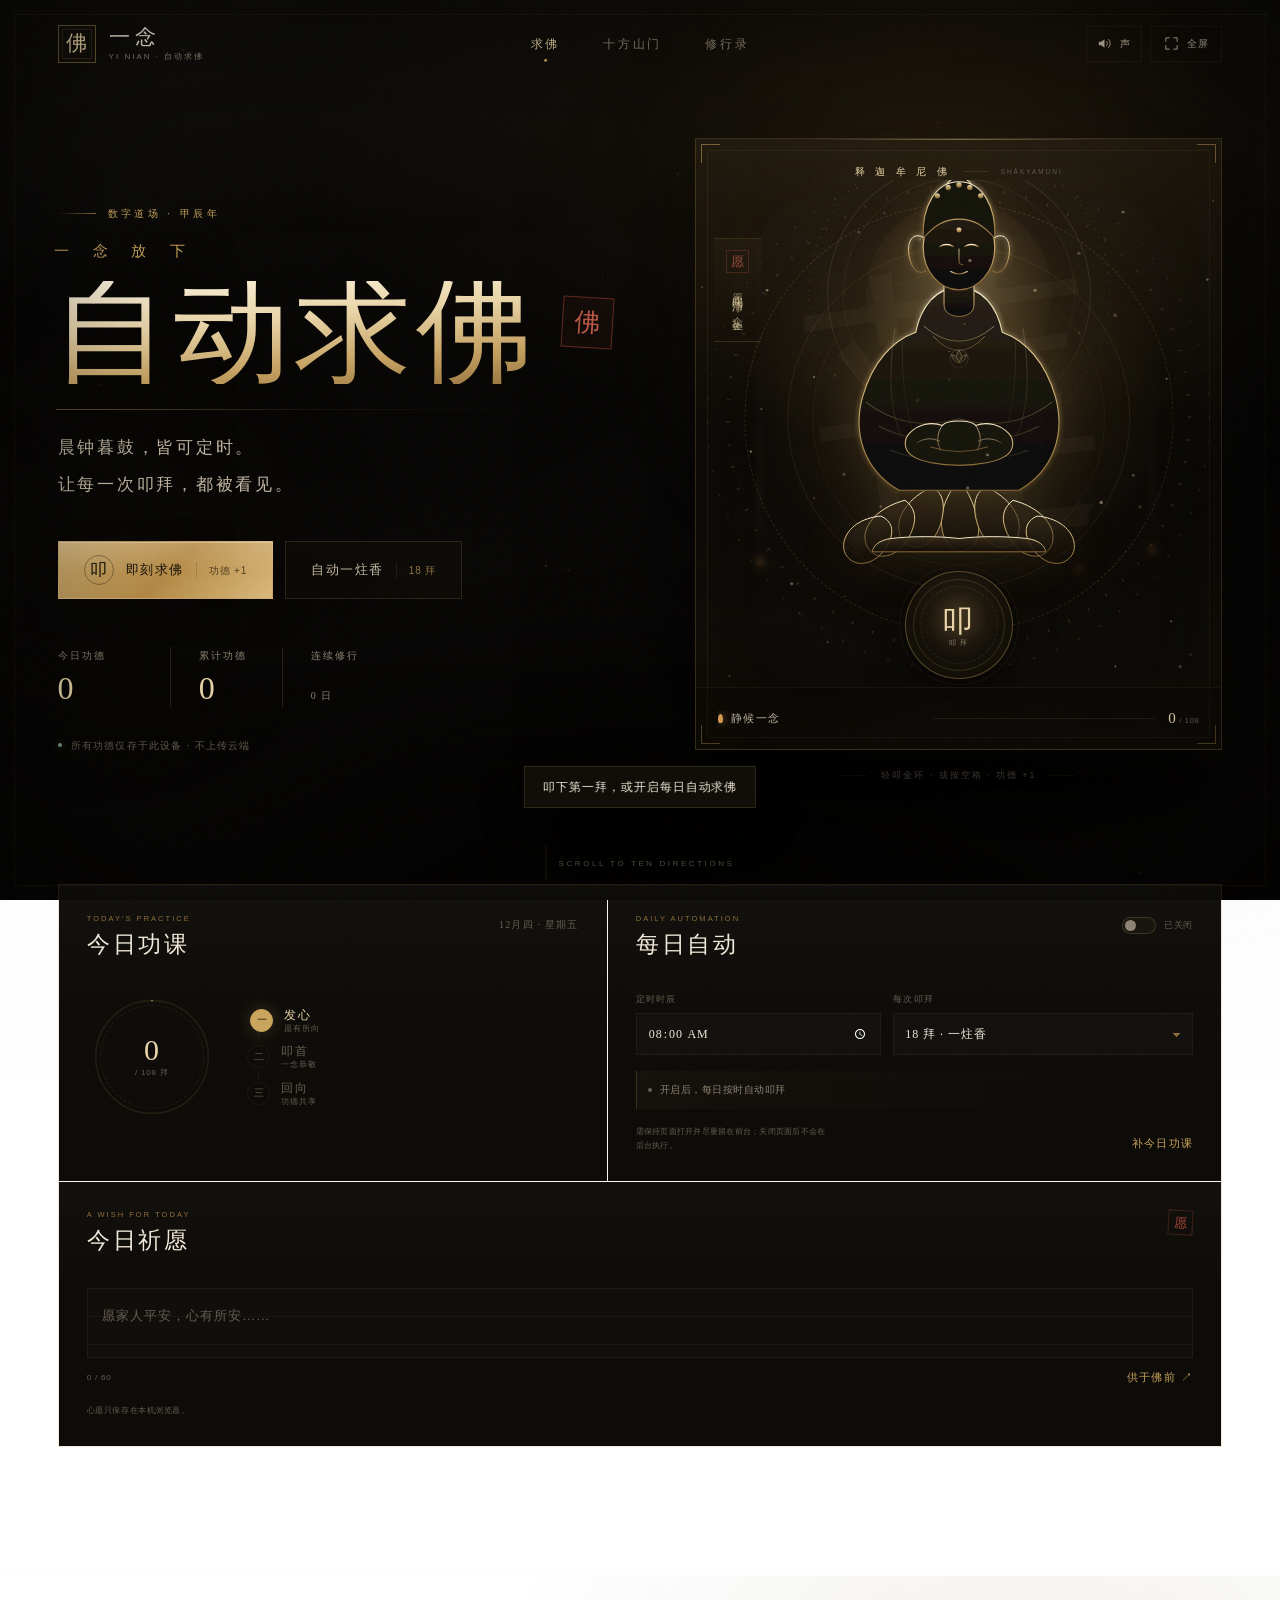
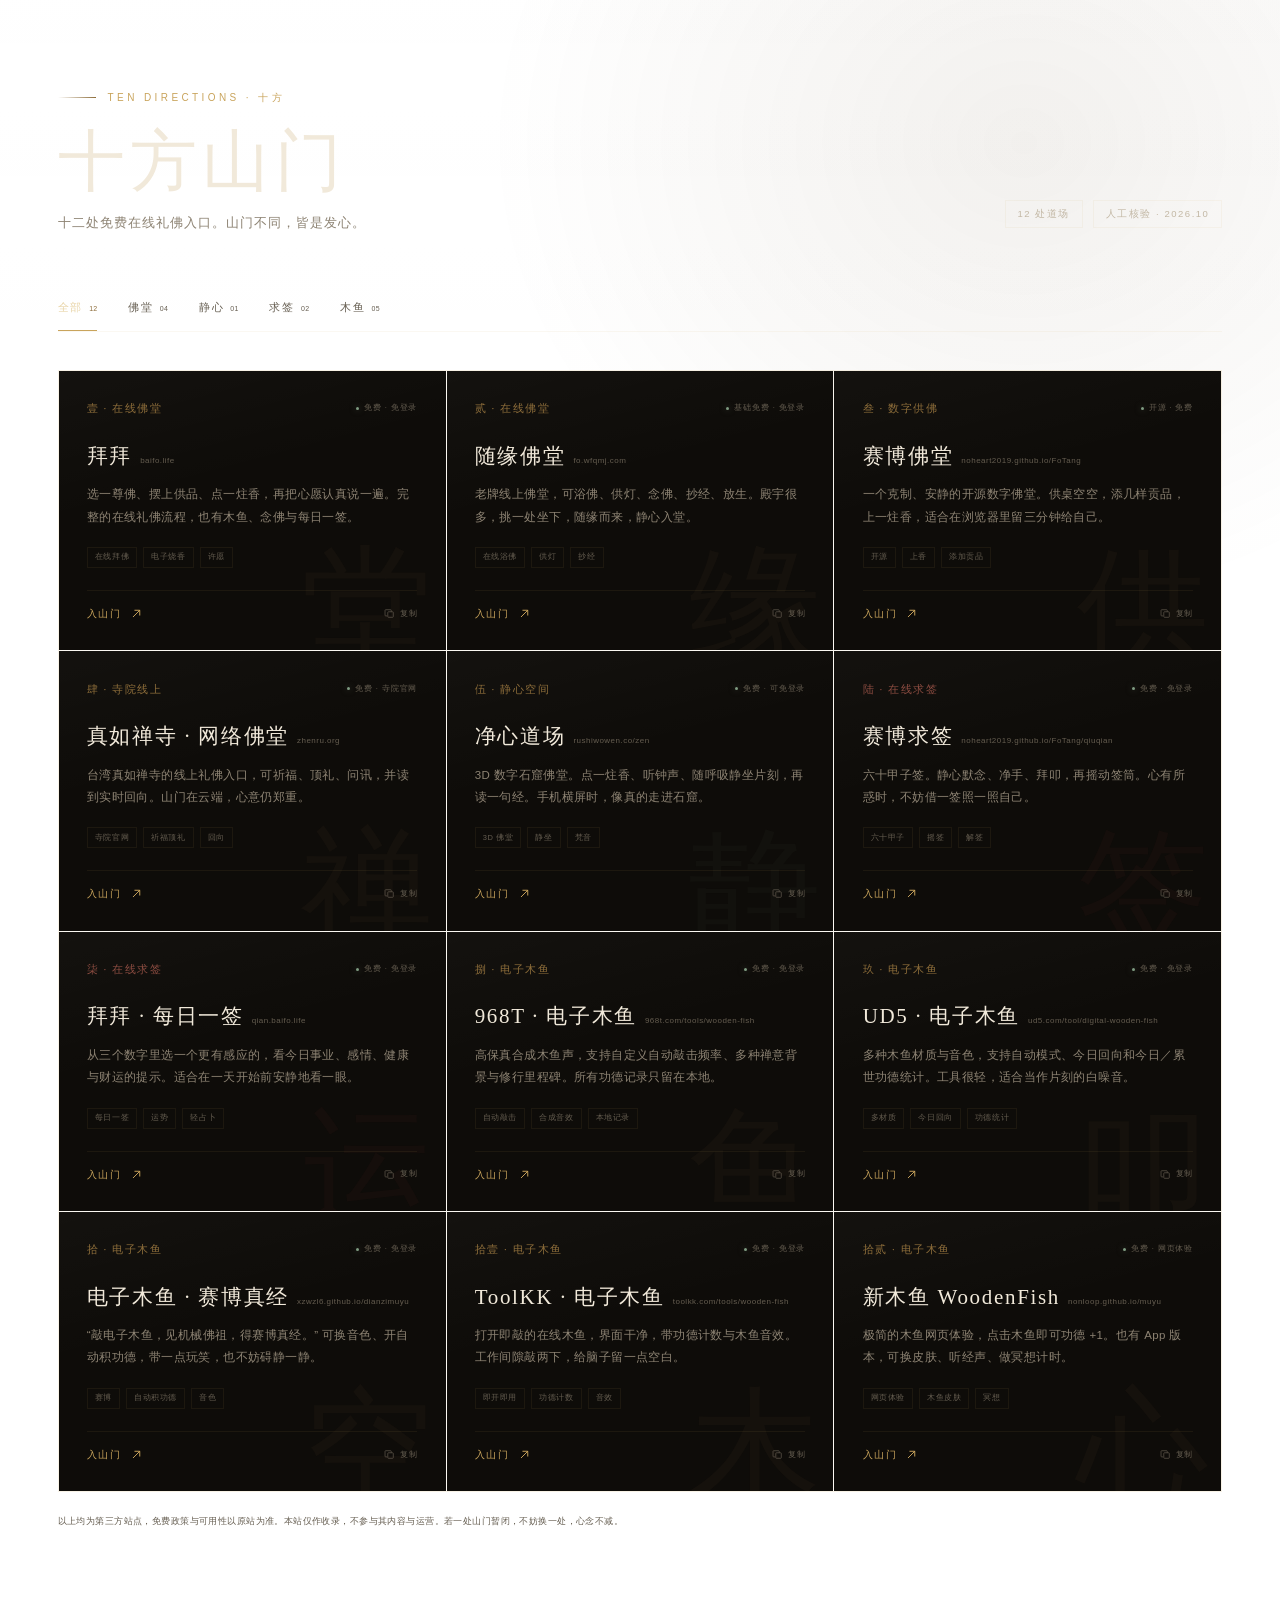
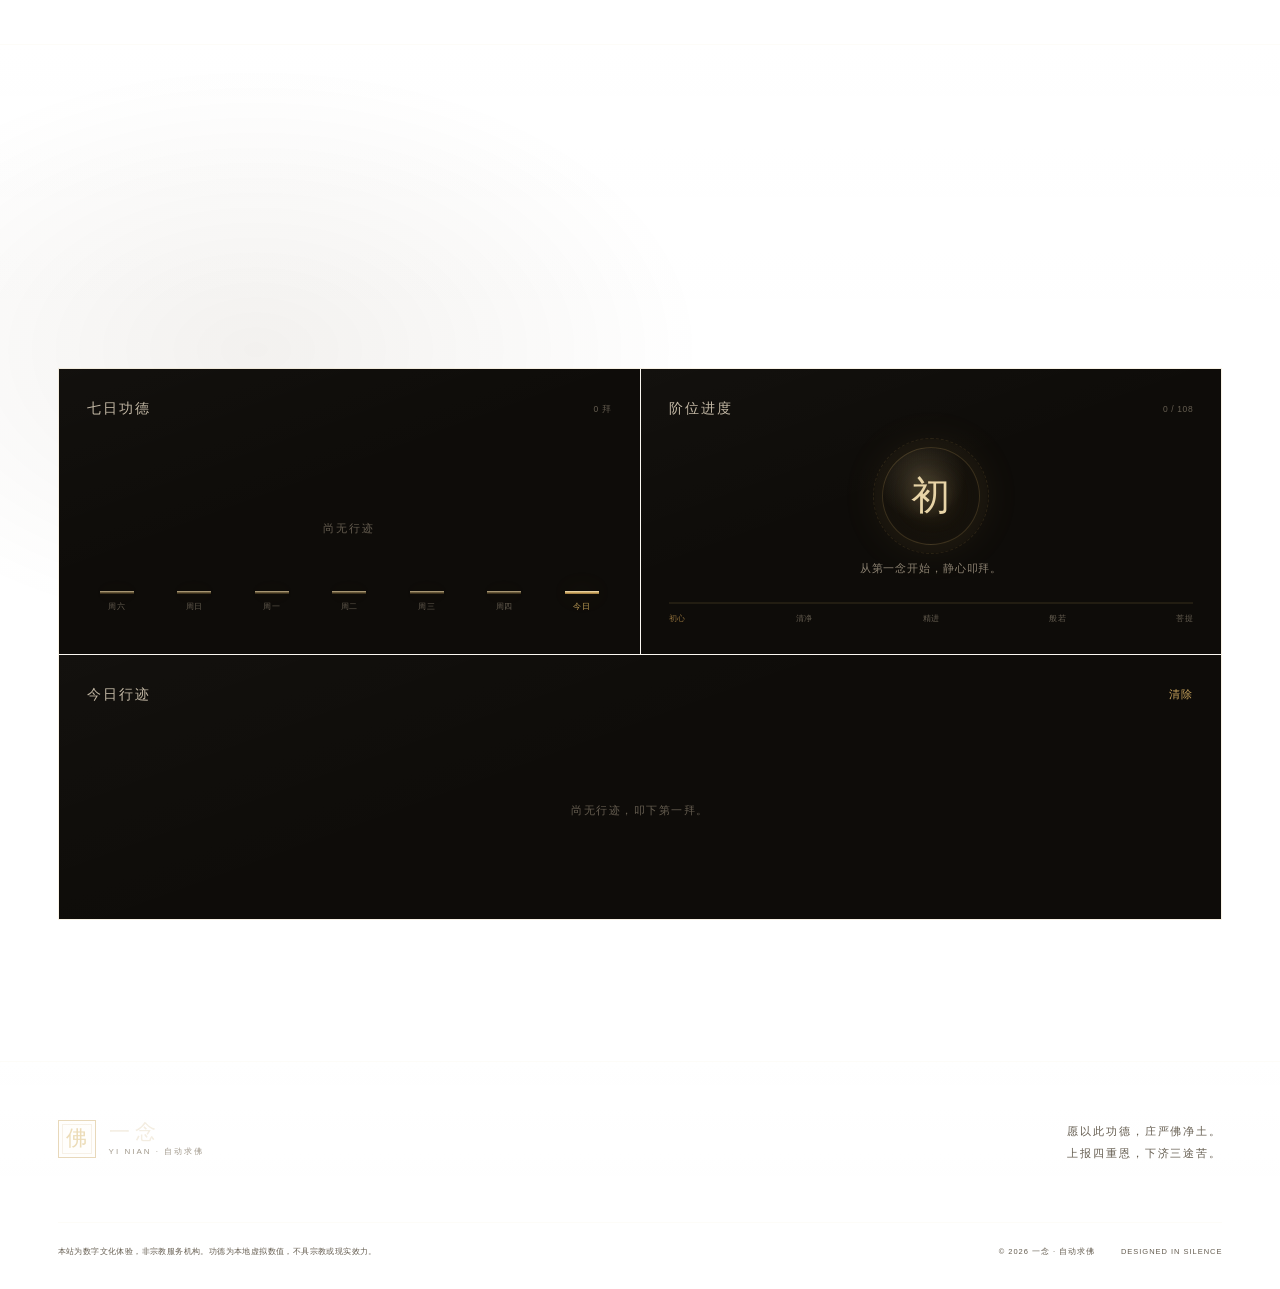
<file: index.html>
<!DOCTYPE html>
<html lang="zh-CN">
<head>
  <meta charset="UTF-8">
  <meta name="viewport" content="width=device-width, initial-scale=1.0, viewport-fit=cover">
  <meta name="theme-color" content="#0a0907">
  <meta name="description" content="一念 · 自动求佛。每日定时自动叩拜，功德可视化，并收录十二处免费在线礼佛、木鱼与求签道场。">
  <title>一念 · 自动求佛</title>
  <link rel="icon" href="data:image/svg+xml,%3Csvg xmlns='http://www.w3.org/2000/svg' viewBox='0 0 64 64'%3E%3Crect width='64' height='64' fill='%230a0907'/%3E%3Crect x='8' y='8' width='48' height='48' fill='none' stroke='%23c9a45c'/%3E%3Ctext x='32' y='44' font-size='32' text-anchor='middle' fill='%23e7d3a6' font-family='serif'%3E佛%3C/text%3E%3C/svg%3E">
  <link rel="stylesheet" href="./styles.css">
</head>
<body>
  <div class="grain" aria-hidden="true"></div>
  <div class="frame-line" aria-hidden="true"></div>
  <canvas id="ambientCanvas" class="ambient-canvas" aria-hidden="true"></canvas>
  <div class="ambient-orbs" aria-hidden="true">
    <span class="orb orb-a"></span>
    <span class="orb orb-b"></span>
    <span class="orb orb-c"></span>
  </div>

  <header class="site-header" id="siteHeader">
    <a class="brand" href="#pray" aria-label="一念自动求佛，回到首页">
      <span class="brand-seal" aria-hidden="true">佛</span>
      <span class="brand-text">
        <b>一念</b>
        <small>YI NIAN · 自动求佛</small>
      </span>
    </a>

    <nav class="site-nav" aria-label="主导航">
      <a href="#pray" class="is-active" data-nav="pray">求佛</a>
      <a href="#temples" data-nav="temples">十方山门</a>
      <a href="#records" data-nav="records">修行录</a>
    </nav>

    <div class="header-tools">
      <button class="icon-btn" id="soundToggle" type="button" aria-pressed="true" title="开启或关闭木鱼声">
        <svg viewBox="0 0 24 24" aria-hidden="true">
          <path d="M4 9.5v5h3.4L12 18V6L7.4 9.5H4Z" fill="currentColor"/>
          <path class="sound-wave" d="M15.2 9.1a4.2 4.2 0 0 1 0 5.8M17.9 6.4a7.9 7.9 0 0 1 0 11.2" fill="none" stroke="currentColor" stroke-width="1.3" stroke-linecap="round"/>
          <path class="sound-slash" d="M15.2 9.2l5.2 5.6M20.4 9.2l-5.2 5.6" fill="none" stroke="currentColor" stroke-width="1.3" stroke-linecap="round"/>
        </svg>
        <span id="soundLabel">声</span>
      </button>
      <button class="icon-btn icon-btn--wide" id="fullscreenToggle" type="button" title="切换全屏">
        <svg viewBox="0 0 24 24" aria-hidden="true">
          <path d="M4 9V4h5M20 9V4h-5M4 15v5h5M20 15v5h-5" fill="none" stroke="currentColor" stroke-width="1.4" stroke-linecap="round"/>
        </svg>
        <span>全屏</span>
      </button>
    </div>
  </header>

  <div class="side-verse side-verse--left" aria-hidden="true">一 念 一 叩 · 一 步 一 莲</div>
  <div class="side-verse side-verse--right" aria-hidden="true">南 无 本 师 释 迦 牟 尼 佛</div>

  <main>
    <section class="hero" id="pray">
      <div class="hero-inner">
        <div class="hero-copy">
          <p class="eyebrow reveal"><span class="eyebrow-line"></span>数字道场 · 甲辰年</p>
          <h1 class="reveal">
            <span class="h1-top">一 念 放 下</span>
            <span class="h1-main">自动求佛<span class="h1-seal" aria-hidden="true">佛</span></span>
          </h1>
          <p class="hero-lede reveal">晨钟暮鼓，皆可定时。<br>让每一次叩拜，都被看见。</p>

          <div class="hero-actions reveal">
            <button class="btn btn--primary" id="prayNow" type="button">
              <span class="btn-glyph" aria-hidden="true">叩</span>
              <span class="btn-text">即刻求佛</span>
              <span class="btn-meta">功德 +1</span>
            </button>
            <button class="btn btn--ghost" id="autoSession" type="button">
              <span class="btn-text" id="autoSessionLabel">自动一炷香</span>
              <span class="btn-meta" id="autoSessionMeta">18 拜</span>
            </button>
          </div>

          <div class="hero-stats reveal">
            <div class="stat">
              <span>今日功德</span>
              <strong id="todayCount">0</strong>
            </div>
            <div class="stat">
              <span>累计功德</span>
              <strong id="totalCount">0</strong>
            </div>
            <div class="stat">
              <span>连续修行</span>
              <strong><span id="streakDays">0</span><i>日</i></strong>
            </div>
          </div>

          <p class="hero-note reveal"><span class="status-dot"></span>所有功德仅存于此设备 · 不上传云端</p>
        </div>

        <div class="altar reveal">
          <div class="altar-frame">
            <span class="corner corner--tl" aria-hidden="true"></span>
            <span class="corner corner--tr" aria-hidden="true"></span>
            <span class="corner corner--bl" aria-hidden="true"></span>
            <span class="corner corner--br" aria-hidden="true"></span>

            <div class="altar-head">
              <span>释 迦 牟 尼 佛</span>
              <span class="altar-head-line" aria-hidden="true"></span>
              <span class="altar-head-en">SHĀKYAMUNI</span>
            </div>

            <div class="altar-stage" id="altarStage">
              <div class="mandala" aria-hidden="true">
                <i class="mandala-ring mandala-ring--a"></i>
                <i class="mandala-ring mandala-ring--b"></i>
                <i class="mandala-ring mandala-ring--c"></i>
                <i class="mandala-mark">莲</i>
              </div>
              <div class="buddha-aura" aria-hidden="true"></div>
              <div class="smoke smoke--a" aria-hidden="true"></div>
              <div class="smoke smoke--b" aria-hidden="true"></div>
              <div class="smoke smoke--c" aria-hidden="true"></div>

              <svg class="buddha-svg" viewBox="0 0 440 600" role="img" aria-label="释迦牟尼佛结禅定印，结跏趺坐于莲台之上">
                <defs>
                  <linearGradient id="goldStroke" x1="0" y1="0" x2="0" y2="1">
                    <stop offset="0" stop-color="#f8eccb"/>
                    <stop offset=".42" stop-color="#d8b878"/>
                    <stop offset="1" stop-color="#8b6b38"/>
                  </linearGradient>
                  <linearGradient id="robeFill" x1="0" y1="0" x2="0" y2="1">
                    <stop offset="0" stop-color="#2b2216"/>
                    <stop offset=".52" stop-color="#17130d"/>
                    <stop offset="1" stop-color="#0c0a07"/>
                  </linearGradient>
                  <linearGradient id="lotusFill" x1="0" y1="0" x2="0" y2="1">
                    <stop offset="0" stop-color="#3a2d1a"/>
                    <stop offset="1" stop-color="#110e09"/>
                  </linearGradient>
                  <radialGradient id="faceLight" cx="50%" cy="44%" r="58%">
                    <stop offset="0" stop-color="#f4dfae" stop-opacity=".2"/>
                    <stop offset="1" stop-color="#c9a45c" stop-opacity="0"/>
                  </radialGradient>
                  <filter id="buddhaGlow" x="-30%" y="-30%" width="160%" height="160%">
                    <feGaussianBlur stdDeviation="3.2" result="blur"/>
                    <feMerge>
                      <feMergeNode in="blur"/>
                      <feMergeNode in="SourceGraphic"/>
                    </feMerge>
                  </filter>
                </defs>

                <g class="halo" fill="none">
                  <circle cx="220" cy="226" r="181" stroke="url(#goldStroke)" stroke-opacity=".22" stroke-dasharray="1 10" stroke-linecap="round"/>
                  <circle cx="220" cy="226" r="158" stroke="url(#goldStroke)" stroke-opacity=".16"/>
                  <circle cx="220" cy="226" r="139" stroke="url(#goldStroke)" stroke-opacity=".09"/>
                  <circle cx="220" cy="226" r="112" fill="url(#faceLight)" stroke="none"/>
                </g>

                <g class="lotus-base" fill="url(#lotusFill)" stroke="url(#goldStroke)" stroke-width="1.2" stroke-linejoin="round">
                  <path d="M220 449c-18 22-25 46-19 66 4 14 15 22 25 20 13-3 20-17 17-33-3-19-11-38-23-53Z" fill-opacity=".92"/>
                  <path d="M187 458c-27 13-42 34-39 53 2 13 12 21 24 19 16-3 27-21 29-43 1-14-3-24-14-29Z" fill-opacity=".82"/>
                  <path d="M253 458c27 13 42 34 39 53-2 13-12 21-24 19-16-3-27-21-29-43-1-14 3-24 14-29Z" fill-opacity=".82"/>
                  <path d="M155 474c-27 7-46 24-48 42-1 12 6 23 18 25 17 2 33-13 40-35 4-13 1-24-10-32Z" fill-opacity=".62"/>
                  <path d="M285 474c27 7 46 24 48 42 1 12-6 23-18 25-17 2-33-13-40-35-4-13-1-24 10-32Z" fill-opacity=".62"/>
                  <path d="M126 493c-23 2-40 14-44 30-3 12 3 22 14 26 15 4 31-6 40-25 6-13 4-25-10-31Z" fill-opacity=".38"/>
                  <path d="M314 493c23 2 40 14 44 30 3 12-3 22-14 26-15 4-31-6-40-25-6-13-4-25 10-31Z" fill-opacity=".38"/>
                  <path d="M138 520c26-3 57-3 82 0 25-3 56-3 82 0 14 2 22 9 22 16H116c0-7 8-14 22-16Z" fill-opacity=".85"/>
                  <path d="M132 536h176" stroke-opacity=".5"/>
                </g>

                <g class="buddha-figure" filter="url(#buddhaGlow)">
                  <path class="figure-body" d="M220 218c-28 0-46 24-52 54-28 10-52 36-64 78-12 44 2 88 44 112h144c42-24 56-68 44-112-12-42-36-68-64-78-6-30-24-54-52-54Z" fill="url(#robeFill)" stroke="url(#goldStroke)" stroke-width="1.35" stroke-linejoin="round"/>

                  <path d="M202 211v28c0 9 8 14 18 14s18-5 18-14v-28" fill="url(#robeFill)" stroke="url(#goldStroke)" stroke-width="1.2"/>

                  <ellipse cx="220" cy="170" rx="43" ry="51" fill="url(#robeFill)" stroke="url(#goldStroke)" stroke-width="1.35"/>
                  <circle cx="220" cy="103" r="17" fill="url(#robeFill)" stroke="url(#goldStroke)" stroke-width="1.35"/>
                  <path d="M177 159c-2-38 15-68 43-68s45 30 43 68c-13-15-25-23-43-23s-30 8-43 23Z" fill="#17130d" stroke="url(#goldStroke)" stroke-width="1.3" stroke-linejoin="round"/>
                  <g fill="url(#goldStroke)" opacity=".9">
                    <circle cx="194" cy="108" r="3.2"/>
                    <circle cx="207" cy="98" r="3.2"/>
                    <circle cx="220" cy="95" r="3.2"/>
                    <circle cx="233" cy="98" r="3.2"/>
                    <circle cx="246" cy="108" r="3.2"/>
                  </g>

                  <path d="M177 158c-12-7-20 4-17 22 3 17 12 24 20 18M263 158c12-7 20 4 17 22-3 17-12 24-20 18" fill="none" stroke="url(#goldStroke)" stroke-width="1.2" stroke-linecap="round"/>
                  <circle cx="220" cy="149" r="3" fill="url(#goldStroke)"/>
                  <path d="M197 169q8-5 16 0M227 169q8-5 16 0" fill="none" stroke="url(#goldStroke)" stroke-width="1.5" stroke-linecap="round"/>
                  <path d="M220 172v15q0 4 5 4" fill="none" stroke="url(#goldStroke)" stroke-width="1.1" stroke-linecap="round" opacity=".85"/>
                  <path d="M210 199q10 6 20 0" fill="none" stroke="url(#goldStroke)" stroke-width="1.35" stroke-linecap="round" opacity=".9"/>

                  <path d="M178 265q42 36 84 0M189 277q31 34 62 0" fill="none" stroke="url(#goldStroke)" stroke-width="1" stroke-linecap="round" opacity=".55"/>
                  <g class="heart-lotus" fill="none" stroke="url(#goldStroke)" stroke-width=".8" opacity=".52">
                    <circle cx="220" cy="304" r="11" stroke-opacity=".5"/>
                    <path d="M220 294c-4 5-4 10 0 14 4-4 4-9 0-14Z" fill="url(#goldStroke)" fill-opacity=".16"/>
                    <path d="M211 299c5 1 8 5 9 10-5-1-8-5-9-10Z" fill="url(#goldStroke)" fill-opacity=".1"/>
                    <path d="M229 299c-5 1-8 5-9 10 5-1 8-5 9-10Z" fill="url(#goldStroke)" fill-opacity=".1"/>
                    <path d="M220 307v7" stroke-linecap="round"/>
                  </g>
                  <path d="M108 356q50 38 112 20 62 18 112-20" fill="none" stroke="url(#goldStroke)" stroke-width="1" opacity=".4"/>
                  <path d="M124 385q45 24 96 10 51 14 96-10" fill="none" stroke="url(#goldStroke)" stroke-width=".9" opacity=".32"/>
                  <path d="M137 414q40 16 83 6 43 10 83-6" fill="none" stroke="url(#goldStroke)" stroke-width=".8" opacity=".26"/>

                  <path d="M160 394c10-11 26-15 40-10 6-7 34-7 40 0 14-5 30-1 40 10 7 8 6 20-3 26-11 8-34 12-57 12s-46-4-57-12c-9-6-10-18-3-26Z" fill="#17130d" stroke="url(#goldStroke)" stroke-width="1.3"/>
                  <path d="M200 384c-6 8-8 20-2 30M240 384c6 8 8 20 2 30M186 410q34 11 68 0" fill="none" stroke="url(#goldStroke)" stroke-width="1" stroke-linecap="round" opacity=".8"/>
                  <path d="M169 405q14-9 28-2M271 405q-14-9-28-2" fill="none" stroke="url(#goldStroke)" stroke-width=".9" stroke-linecap="round" opacity=".65"/>

                  <path d="M143 268q-13 82 8 130M297 268q13 82-8 130" fill="none" stroke="url(#goldStroke)" stroke-width=".8" opacity=".25"/>
                  <path d="M152 282q-2 64 13 112M288 282q2 64-13 112" fill="none" stroke="url(#goldStroke)" stroke-width=".6" opacity=".18"/>
                </g>
              </svg>

              <div class="altar-wish" aria-hidden="true">
                <span class="altar-wish-mark">愿</span>
                <p id="altarWish">愿此间清净<br>众生安乐</p>
              </div>

              <canvas id="particleCanvas" class="particle-canvas" aria-hidden="true"></canvas>
              <div class="float-layer" id="floatLayer" aria-hidden="true"></div>

              <div class="altar-auto-tag" id="altarAutoTag" hidden><span></span>AUTO <b id="altarAutoCount">18</b></div>

              <button class="pray-disc" id="prayDisc" type="button" aria-label="点击叩拜，功德加一" style="--progress:0">
                <span class="disc-progress" aria-hidden="true"></span>
                <span class="disc-ripple" aria-hidden="true"></span>
                <span class="disc-ring" aria-hidden="true"></span>
                <span class="disc-inner"><b>叩</b><small>叩 拜</small></span>
              </button>
            </div>

            <div class="altar-foot">
              <div class="incense-status">
                <span class="flame" aria-hidden="true"></span>
                <span id="ritualStatus" aria-live="polite">静候一念</span>
              </div>
              <div class="mini-progress" aria-hidden="true"><span id="miniProgressBar"></span></div>
              <div class="mini-count"><b id="miniCount">0</b><span>/ 108</span></div>
            </div>
          </div>
          <div class="altar-shadow" aria-hidden="true"></div>
          <p class="altar-caption"><span>轻叩金环 · 或按空格 · 功德 +1</span></p>
        </div>
      </div>

      <div class="hero-scroll" aria-hidden="true"><span></span>SCROLL TO TEN DIRECTIONS</div>
    </section>

    <section class="console" aria-label="求佛控制台">
      <div class="console-grid">
        <article class="panel panel--practice">
          <div class="panel-head">
            <div>
              <span class="panel-kicker">TODAY'S PRACTICE</span>
              <h2>今日功课</h2>
            </div>
            <span class="panel-date" id="todayDate">十月十七 · 星期六</span>
          </div>
          <div class="practice-body">
            <div class="practice-ring">
              <svg viewBox="0 0 120 120" aria-hidden="true">
                <circle class="ring-bg" cx="60" cy="60" r="52"/>
                <circle class="ring-fg" id="practiceRing" cx="60" cy="60" r="52"/>
              </svg>
              <div class="practice-ring-copy">
                <strong id="practiceCount">0</strong>
                <span>/ 108 拜</span>
              </div>
            </div>
            <div class="practice-steps" id="practiceSteps" aria-label="求佛流程">
              <div class="practice-step is-active" data-step="0">
                <span class="step-dot">一</span>
                <div><b>发心</b><small>愿有所向</small></div>
              </div>
              <div class="practice-step" data-step="1">
                <span class="step-dot">二</span>
                <div><b>叩首</b><small>一念恭敬</small></div>
              </div>
              <div class="practice-step" data-step="2">
                <span class="step-dot">三</span>
                <div><b>回向</b><small>功德共享</small></div>
              </div>
            </div>
          </div>
        </article>

        <article class="panel panel--auto" id="autoPanel">
          <div class="panel-head">
            <div>
              <span class="panel-kicker">DAILY AUTOMATION</span>
              <h2>每日自动</h2>
            </div>
            <label class="switch" for="autoToggle">
              <input type="checkbox" id="autoToggle">
              <span class="switch-track" aria-hidden="true"><i></i></span>
              <span class="switch-label" id="autoToggleLabel">已关闭</span>
            </label>
          </div>
          <form class="auto-form" id="autoForm">
            <label class="field">
              <span>定时时辰</span>
              <input type="time" id="autoTime" value="08:00" step="60">
            </label>
            <label class="field">
              <span>每次叩拜</span>
              <select id="autoCount">
                <option value="18">18 拜 · 一炷香</option>
                <option value="36">36 拜 · 半日课</option>
                <option value="108">108 拜 · 圆满</option>
              </select>
            </label>
          </form>
          <div class="auto-next" id="autoNext">
            <span class="pulse-dot" aria-hidden="true"></span>
            <span id="autoNextText">开启后，每日按时自动叩拜</span>
          </div>
          <div class="auto-foot">
            <p>需保持页面打开并尽量留在前台；关闭页面后不会在后台执行。</p>
            <button class="text-btn" id="makeUpBtn" type="button">补今日功课</button>
          </div>
        </article>

        <article class="panel panel--wish">
          <div class="panel-head">
            <div>
              <span class="panel-kicker">A WISH FOR TODAY</span>
              <h2>今日祈愿</h2>
            </div>
            <span class="wish-mark" aria-hidden="true">愿</span>
          </div>
          <label class="sr-only" for="wishInput">写下今日祈愿</label>
          <textarea id="wishInput" maxlength="60" placeholder="愿家人平安，心有所安……" spellcheck="false"></textarea>
          <div class="wish-foot">
            <span id="wishCount">0 / 60</span>
            <button class="text-btn" id="saveWish" type="button">供于佛前 <span>↗</span></button>
          </div>
          <p class="wish-note">心愿只保存在本机浏览器。</p>
        </article>
      </div>
    </section>

    <section class="temples" id="temples">
      <div class="section-head">
        <div>
          <p class="eyebrow"><span class="eyebrow-line"></span>TEN DIRECTIONS · 十方</p>
          <h2>十方山门</h2>
          <p class="section-sub">十二处免费在线礼佛入口。山门不同，皆是发心。</p>
        </div>
        <div class="section-meta">
          <span class="meta-badge">12 处道场</span>
          <span class="meta-badge">人工核验 · 2026.10</span>
        </div>
      </div>

      <div class="filter-bar" id="filterBar" role="tablist" aria-label="按类别筛选道场">
        <button class="filter is-active" type="button" data-filter="all" role="tab" aria-selected="true">全部 <span>12</span></button>
        <button class="filter" type="button" data-filter="shrine" role="tab" aria-selected="false">佛堂 <span>04</span></button>
        <button class="filter" type="button" data-filter="zen" role="tab" aria-selected="false">静心 <span>01</span></button>
        <button class="filter" type="button" data-filter="qian" role="tab" aria-selected="false">求签 <span>02</span></button>
        <button class="filter" type="button" data-filter="muyu" role="tab" aria-selected="false">木鱼 <span>05</span></button>
      </div>

      <div class="temple-grid" id="templeGrid"></div>
      <p class="directory-note">以上均为第三方站点，免费政策与可用性以原站为准。本站仅作收录，不参与其内容与运营。若一处山门暂闭，不妨换一处，心念不减。</p>
    </section>

    <section class="records" id="records">
      <div class="section-head">
        <div>
          <p class="eyebrow"><span class="eyebrow-line"></span>PRACTICE RECORD · 行迹</p>
          <h2>修行录</h2>
          <p class="section-sub">每一拜，都算数。所有记录只留在此设备。</p>
        </div>
        <div class="level-badge">
          <span>当前阶位</span>
          <strong id="levelName">初心</strong>
        </div>
      </div>

      <div class="record-grid">
        <article class="record-card chart-card">
          <div class="card-head">
            <h3>七日功德</h3>
            <span id="weekTotal">0 拜</span>
          </div>
          <div class="chart" id="weekChart" aria-label="最近七日功德柱状图"></div>
        </article>

        <article class="record-card level-card">
          <div class="card-head">
            <h3>阶位进度</h3>
            <span id="levelFraction">0 / 108</span>
          </div>
          <div class="level-orb" aria-hidden="true"><span id="levelOrbText">初</span></div>
          <p class="level-copy" id="levelCopy">从第一念开始，静心叩拜。</p>
          <div class="level-track" aria-hidden="true"><span id="levelBar"></span></div>
          <div class="level-ticks" aria-hidden="true">
            <span>初心</span><span>清净</span><span>精进</span><span>般若</span><span>菩提</span>
          </div>
        </article>

        <article class="record-card log-card">
          <div class="card-head">
            <h3>今日行迹</h3>
            <button class="text-btn" id="clearLog" type="button">清除</button>
          </div>
          <ul class="log-list" id="logList">
            <li class="log-empty">尚无行迹，叩下第一拜。</li>
          </ul>
        </article>
      </div>
    </section>
  </main>

  <footer class="site-footer">
    <div class="footer-top">
      <a class="brand brand--footer" href="#pray" aria-label="回到首页">
        <span class="brand-seal" aria-hidden="true">佛</span>
        <span class="brand-text">
          <b>一念</b>
          <small>YI NIAN · 自动求佛</small>
        </span>
      </a>
      <p class="footer-verse">愿以此功德，庄严佛净土。<br>上报四重恩，下济三途苦。</p>
    </div>
    <div class="footer-bottom">
      <p>本站为数字文化体验，非宗教服务机构。功德为本地虚拟数值，不具宗教或现实效力。</p>
      <div class="footer-meta">
        <span>© 2026 一念 · 自动求佛</span>
        <span>DESIGNED IN SILENCE</span>
      </div>
    </div>
  </footer>

  <div class="session-bar" id="sessionBar" hidden>
    <div class="session-info">
      <span class="session-dot" aria-hidden="true"></span>
      <div>
        <b id="sessionTitle">自动叩拜中</b>
        <span id="sessionProgress">0 / 18 拜</span>
      </div>
    </div>
    <div class="session-line" aria-hidden="true"><span id="sessionBarFill"></span></div>
    <button class="session-stop" id="stopSession" type="button">止静</button>
  </div>

  <div class="toast" id="toast" role="status" aria-live="polite"></div>
  <noscript>
    <div class="noscript">此道场需要 JavaScript 才能点香叩拜，请开启后重试。</div>
  </noscript>
  <script src="./app.js"></script>
</body>
</html>
</file>
<file: styles.css>
/* ============================================================
   一念 · 自动求佛
   A quiet digital shrine — ink, gold, ember light.
   ============================================================ */

:root {
  --bg: #090806;
  --bg-2: #0e0c09;
  --bg-3: #14110c;
  --ink: #f1e9da;
  --ink-dim: #c3b8a5;
  --muted: #8d8373;
  --faint: #655d50;
  --gold: #c9a45c;
  --gold-2: #e8d4a7;
  --gold-3: #8d6d3a;
  --gold-4: #5c4726;
  --red: #a04436;
  --red-soft: rgba(160, 68, 54, .55);
  --jade: #7f9b82;
  --line: rgba(201, 164, 92, .17);
  --line-soft: rgba(201, 164, 92, .08);
  --line-faint: rgba(201, 164, 92, .04);
  --serif: "STSong", "Songti SC", "Noto Serif SC", "Source Han Serif SC", "SimSun", serif;
  --kai: "STKaiti", "KaiTi", "FangSong", "STSong", serif;
  --sans: "Noto Sans SC", "Microsoft YaHei", "PingFang SC", "Hiragino Sans GB", sans-serif;
  --ease: cubic-bezier(.22, 1, .36, 1);
  --ease-soft: cubic-bezier(.4, 0, .2, 1);
  --shadow: 0 40px 120px rgba(0, 0, 0, .55);
}

*,
*::before,
*::after {
  box-sizing: border-box;
}

html {
  scroll-behavior: smooth;
  scroll-padding-top: 104px;
  -webkit-text-size-adjust: 100%;
}

body {
  margin: 0;
  min-width: 320px;
  overflow-x: hidden;
  color: var(--ink);
  font-family: var(--sans);
  font-size: 14.5px;
  font-weight: 400;
  line-height: 1.7;
  letter-spacing: .02em;
  background:
    radial-gradient(ellipse 76% 54% at 72% 14%, rgba(96, 70, 33, .19), transparent 64%),
    radial-gradient(ellipse 50% 44% at 12% 2%, rgba(59, 48, 31, .12), transparent 72%),
    linear-gradient(180deg, #0b0a08 0%, #080706 48%, #0b0907 100%);
  background-attachment: fixed;
  -webkit-font-smoothing: antialiased;
  text-rendering: optimizeLegibility;
}

body::before {
  content: "";
  position: fixed;
  inset: 0;
  z-index: 0;
  pointer-events: none;
  background:
    radial-gradient(ellipse 60% 60% at 50% 105%, rgba(0, 0, 0, .68), transparent 70%),
    radial-gradient(ellipse 120% 80% at 50% 30%, transparent 45%, rgba(0, 0, 0, .42) 100%);
}

body::after {
  content: "";
  position: fixed;
  inset: 0;
  z-index: 90;
  pointer-events: none;
  box-shadow: inset 0 0 180px 20px rgba(0, 0, 0, .5);
}

::selection {
  color: #171208;
  background: var(--gold);
}

::-webkit-scrollbar {
  width: 8px;
}

::-webkit-scrollbar-track {
  background: #0a0907;
}

::-webkit-scrollbar-thumb {
  background: #33291a;
  border-radius: 8px;
}

::-webkit-scrollbar-thumb:hover {
  background: #4b3b23;
}

a {
  color: inherit;
  text-decoration: none;
}

button,
input,
select,
textarea {
  font: inherit;
  color: inherit;
}

button {
  border: 0;
  padding: 0;
  background: none;
  cursor: pointer;
}

img,
svg {
  display: block;
  max-width: 100%;
}

p,
h1,
h2,
h3,
ul {
  margin: 0;
}

ul {
  padding: 0;
  list-style: none;
}

:focus-visible {
  outline: 1px solid var(--gold-2);
  outline-offset: 4px;
}

.sr-only {
  position: absolute;
  width: 1px;
  height: 1px;
  padding: 0;
  margin: -1px;
  overflow: hidden;
  clip: rect(0, 0, 0, 0);
  white-space: nowrap;
  border: 0;
}

[hidden] {
  display: none !important;
}

/* ---------- Texture & atmosphere ---------- */

.grain {
  position: fixed;
  inset: -20%;
  z-index: 95;
  pointer-events: none;
  opacity: .05;
  background-image: url("data:image/svg+xml,%3Csvg viewBox='0 0 220 220' xmlns='http://www.w3.org/2000/svg'%3E%3Cfilter id='n'%3E%3CfeTurbulence type='fractalNoise' baseFrequency='.82' numOctaves='4' stitchTiles='stitch'/%3E%3C/filter%3E%3Crect width='100%25' height='100%25' filter='url(%23n)' opacity='.6'/%3E%3C/svg%3E");
  mix-blend-mode: overlay;
}

.frame-line {
  position: fixed;
  inset: 14px;
  z-index: 94;
  pointer-events: none;
  border: 1px solid rgba(201, 164, 92, .055);
}

.ambient-canvas {
  position: fixed;
  inset: 0;
  z-index: 1;
  width: 100%;
  height: 100%;
  pointer-events: none;
  opacity: .55;
}

.ambient-orbs {
  position: fixed;
  inset: 0;
  z-index: 0;
  pointer-events: none;
  overflow: hidden;
}

.orb {
  position: absolute;
  display: block;
  border-radius: 50%;
  filter: blur(70px);
  opacity: .32;
  will-change: transform;
}

.orb-a {
  top: -18%;
  right: 2%;
  width: 50vw;
  height: 50vw;
  background: radial-gradient(circle, rgba(132, 94, 36, .24), transparent 68%);
  animation: orbDrift 28s var(--ease-soft) infinite alternate;
}

.orb-b {
  bottom: 10%;
  left: -14%;
  width: 44vw;
  height: 44vw;
  background: radial-gradient(circle, rgba(78, 65, 39, .18), transparent 68%);
  animation: orbDrift 36s var(--ease-soft) infinite alternate-reverse;
}

.orb-c {
  top: 45%;
  left: 48%;
  width: 28vw;
  height: 28vw;
  background: radial-gradient(circle, rgba(103, 64, 31, .1), transparent 68%);
  animation: orbDrift 24s var(--ease-soft) infinite alternate;
}

/* ---------- Header ---------- */

.site-header {
  position: fixed;
  top: 0;
  left: 0;
  right: 0;
  z-index: 70;
  display: flex;
  align-items: center;
  justify-content: space-between;
  height: 88px;
  padding: 0 clamp(22px, 4.5vw, 72px);
  border-bottom: 1px solid transparent;
  transition:
    height .4s var(--ease),
    background .4s var(--ease),
    border-color .4s var(--ease),
    backdrop-filter .4s var(--ease);
}

.site-header.is-scrolled {
  height: 72px;
  background: rgba(8, 7, 5, .78);
  border-bottom-color: var(--line-faint);
  -webkit-backdrop-filter: blur(18px) saturate(120%);
  backdrop-filter: blur(18px) saturate(120%);
}

.brand {
  display: inline-flex;
  align-items: center;
  gap: 13px;
  flex: 0 0 auto;
}

.brand-seal {
  position: relative;
  display: grid;
  place-items: center;
  width: 38px;
  height: 38px;
  color: var(--gold-2);
  border: 1px solid rgba(201, 164, 92, .5);
  font-family: var(--kai);
  font-size: 21px;
  line-height: 1;
  background: rgba(201, 164, 92, .025);
  transition: border-color .4s var(--ease), color .4s var(--ease);
}

.brand-seal::after {
  content: "";
  position: absolute;
  inset: 3px;
  border: 1px solid rgba(201, 164, 92, .16);
}

.brand:hover .brand-seal {
  color: #fff2d3;
  border-color: var(--gold-2);
}

.brand-text {
  display: flex;
  flex-direction: column;
  gap: 1px;
}

.brand-text b {
  font-family: var(--serif);
  font-size: 21px;
  font-weight: 500;
  letter-spacing: .28em;
  line-height: 1.2;
  color: var(--ink);
}

.brand-text small {
  color: var(--muted);
  font-family: var(--sans);
  font-size: 8px;
  letter-spacing: .25em;
  line-height: 1.4;
  white-space: nowrap;
}

.site-nav {
  position: absolute;
  left: 50%;
  top: 50%;
  display: flex;
  align-items: center;
  gap: clamp(22px, 3.4vw, 48px);
  transform: translate(-50%, -50%);
}

.site-nav a {
  position: relative;
  padding: 8px 0;
  color: var(--muted);
  font-size: 12px;
  letter-spacing: .22em;
  transition: color .35s var(--ease);
}

.site-nav a::after {
  content: "";
  position: absolute;
  left: 50%;
  bottom: 0;
  width: 3px;
  height: 3px;
  border-radius: 50%;
  background: var(--gold);
  opacity: 0;
  transform: translateX(-50%) scale(0);
  transition: opacity .35s var(--ease), transform .35s var(--ease);
}

.site-nav a:hover,
.site-nav a.is-active {
  color: var(--gold-2);
}

.site-nav a.is-active::after {
  opacity: 1;
  transform: translateX(-50%) scale(1);
}

.header-tools {
  display: flex;
  align-items: center;
  gap: 8px;
  flex: 0 0 auto;
}

.icon-btn {
  display: inline-flex;
  align-items: center;
  justify-content: center;
  gap: 7px;
  height: 36px;
  min-width: 36px;
  padding: 0 9px;
  color: var(--ink-dim);
  border: 1px solid var(--line-soft);
  font-size: 10px;
  letter-spacing: .14em;
  transition:
    color .3s var(--ease),
    border-color .3s var(--ease),
    background .3s var(--ease);
}

.icon-btn svg {
  width: 17px;
  height: 17px;
}

.icon-btn:hover {
  color: var(--gold-2);
  border-color: var(--line);
  background: rgba(201, 164, 92, .05);
}

.icon-btn .sound-slash {
  display: none;
}

.icon-btn.is-off {
  color: var(--faint);
}

.icon-btn.is-off .sound-wave {
  display: none;
}

.icon-btn.is-off .sound-slash {
  display: block;
}

.icon-btn.is-off .sound-slash {
  stroke: var(--muted);
}

.icon-btn--wide {
  padding: 0 12px;
}

.icon-btn--wide span {
  font-size: 10px;
}

/* ---------- Side verses ---------- */

.side-verse {
  position: fixed;
  top: 50%;
  z-index: 2;
  color: rgba(232, 212, 167, .2);
  font-family: var(--kai);
  font-size: 11px;
  letter-spacing: .5em;
  writing-mode: vertical-rl;
  pointer-events: none;
  transform: translateY(-50%);
}

.side-verse--left {
  left: 24px;
}

.side-verse--right {
  right: 24px;
  color: rgba(232, 212, 167, .14);
}

/* ---------- Shared type ---------- */

.eyebrow {
  display: flex;
  align-items: center;
  gap: 12px;
  margin-bottom: 20px;
  color: var(--gold);
  font-size: 10px;
  letter-spacing: .34em;
  line-height: 1.4;
  text-transform: uppercase;
}

.eyebrow-line {
  display: inline-block;
  width: 38px;
  height: 1px;
  background: linear-gradient(90deg, transparent, var(--gold-3));
}

.eyebrow .eyebrow-line {
  flex: 0 0 auto;
}

.section-head {
  display: flex;
  align-items: flex-end;
  justify-content: space-between;
  gap: 40px;
  max-width: 1440px;
  margin: 0 auto;
}

.section-head h2 {
  color: var(--ink);
  font-family: var(--serif);
  font-size: clamp(42px, 5.2vw, 76px);
  font-weight: 400;
  letter-spacing: .08em;
  line-height: 1.1;
}

.section-sub {
  margin-top: 14px;
  color: var(--muted);
  font-size: 13px;
  letter-spacing: .08em;
}

.section-meta {
  display: flex;
  gap: 10px;
  flex-wrap: wrap;
  padding-bottom: 6px;
}

.meta-badge {
  display: inline-flex;
  align-items: center;
  height: 28px;
  padding: 0 12px;
  color: var(--ink-dim);
  border: 1px solid var(--line-soft);
  font-size: 9.5px;
  letter-spacing: .16em;
}

/* ---------- Buttons ---------- */

.btn {
  position: relative;
  display: inline-flex;
  align-items: center;
  justify-content: center;
  gap: 12px;
  min-height: 58px;
  padding: 0 25px;
  overflow: hidden;
  border: 1px solid transparent;
  font-size: 13px;
  letter-spacing: .12em;
  transition:
    transform .35s var(--ease),
    box-shadow .35s var(--ease),
    border-color .35s var(--ease),
    background .35s var(--ease);
}

.btn::after {
  content: "";
  position: absolute;
  top: 0;
  left: -80%;
  width: 54%;
  height: 100%;
  background: linear-gradient(100deg, transparent, rgba(255, 255, 255, .14), transparent);
  transform: skewX(-18deg);
  transition: left .7s var(--ease);
  pointer-events: none;
}

.btn:hover::after {
  left: 130%;
}

.btn:hover {
  transform: translateY(-2px);
}

.btn:active {
  transform: translateY(0);
}

.btn--primary {
  color: #171208;
  background:
    linear-gradient(180deg, rgba(255, 255, 255, .14), transparent 55%),
    linear-gradient(135deg, #d5b373, #b78b47 52%, #d8b879);
  box-shadow:
    0 12px 34px rgba(0, 0, 0, .28),
    inset 0 1px 0 rgba(255, 255, 255, .32);
}

.btn--primary:hover {
  box-shadow:
    0 18px 44px rgba(0, 0, 0, .38),
    0 0 50px rgba(201, 164, 92, .16),
    inset 0 1px 0 rgba(255, 255, 255, .36);
}

.btn-glyph {
  display: grid;
  place-items: center;
  width: 30px;
  height: 30px;
  border: 1px solid rgba(23, 18, 8, .36);
  border-radius: 50%;
  font-family: var(--kai);
  font-size: 17px;
  letter-spacing: 0;
}

.btn-text {
  font-weight: 500;
}

.btn-meta {
  padding-left: 12px;
  border-left: 1px solid rgba(23, 18, 8, .22);
  font-size: 10px;
  letter-spacing: .08em;
  opacity: .68;
}

.btn--ghost {
  color: var(--ink-dim);
  border-color: var(--line);
  background: rgba(201, 164, 92, .025);
}

.btn--ghost .btn-meta {
  border-left-color: var(--line);
  color: var(--gold);
}

.btn--ghost:hover {
  color: var(--gold-2);
  border-color: rgba(201, 164, 92, .4);
  background: rgba(201, 164, 92, .055);
}

.text-btn {
  display: inline-flex;
  align-items: center;
  gap: 5px;
  color: var(--gold);
  font-size: 10.5px;
  letter-spacing: .12em;
  white-space: nowrap;
  transition: color .3s var(--ease);
}

.text-btn span {
  transition: transform .3s var(--ease);
}

.text-btn:hover {
  color: var(--gold-2);
}

.text-btn:hover span {
  transform: translate(2px, -2px);
}

/* ---------- Hero ---------- */

.hero {
  position: relative;
  z-index: 2;
  display: flex;
  align-items: center;
  min-height: 100vh;
  min-height: 100svh;
  padding: 138px clamp(22px, 4.5vw, 72px) 96px;
}

.hero::before {
  content: "";
  position: absolute;
  top: 4%;
  right: -4%;
  width: 58vw;
  height: 70vh;
  pointer-events: none;
  background: radial-gradient(ellipse at center, rgba(137, 99, 43, .12), transparent 65%);
  filter: blur(20px);
}

.hero-inner {
  display: grid;
  grid-template-columns: minmax(0, 1.02fr) minmax(460px, .98fr);
  align-items: center;
  gap: clamp(28px, 5vw, 86px);
  width: min(1440px, 100%);
  margin: 0 auto;
}

.hero-copy {
  position: relative;
  z-index: 3;
  padding-top: 12px;
}

.h1 {
  position: relative;
}

.hero h1 {
  display: flex;
  flex-direction: column;
  align-items: flex-start;
  gap: 0;
  margin-left: -5px;
}

.h1-top {
  display: block;
  margin-bottom: 20px;
  color: var(--gold);
  font-family: var(--serif);
  font-size: clamp(13px, 1.15vw, 16px);
  font-weight: 400;
  letter-spacing: .68em;
  line-height: 1.4;
  text-indent: .1em;
}

.h1-main {
  position: relative;
  display: inline-flex;
  align-items: flex-start;
  gap: clamp(13px, 2vw, 24px);
  color: var(--gold-2);
  font-family: var(--serif);
  font-size: clamp(74px, 9.1vw, 146px);
  font-weight: 400;
  letter-spacing: .045em;
  line-height: .88;
  white-space: nowrap;
  background: linear-gradient(175deg, #fbf3df 2%, #e8d4a7 38%, #c6a263 70%, #8f6d39 100%);
  -webkit-background-clip: text;
  background-clip: text;
  -webkit-text-fill-color: transparent;
  filter: drop-shadow(0 16px 46px rgba(0, 0, 0, .42));
}

.h1-main::after {
  content: "";
  position: absolute;
  left: 3px;
  right: 9%;
  bottom: -26px;
  height: 1px;
  background: linear-gradient(90deg, rgba(201, 164, 92, .45), rgba(201, 164, 92, .08), transparent);
}

.h1-seal {
  display: grid;
  place-items: center;
  flex: 0 0 auto;
  width: clamp(38px, 4vw, 52px);
  height: clamp(38px, 4vw, 52px);
  margin-top: clamp(7px, 1.2vw, 18px);
  color: #b95747;
  border: 1px solid var(--red-soft);
  font-family: var(--kai);
  font-size: clamp(20px, 2vw, 27px);
  line-height: 1;
  letter-spacing: 0;
  transform: rotate(3.5deg);
  background: rgba(160, 68, 54, .045);
  -webkit-text-fill-color: #b95747;
  box-shadow: inset 0 0 22px rgba(160, 68, 54, .045);
}

.hero-lede {
  margin-top: 45px;
  color: var(--ink-dim);
  font-family: var(--serif);
  font-size: clamp(15px, 1.35vw, 18px);
  letter-spacing: .16em;
  line-height: 2.15;
}

.hero-actions {
  display: flex;
  flex-wrap: wrap;
  gap: 12px;
  margin-top: 38px;
}

.hero-stats {
  display: flex;
  align-items: stretch;
  gap: 0;
  margin-top: 48px;
}

.stat {
  display: flex;
  flex-direction: column;
  gap: 6px;
  min-width: 112px;
  padding: 0 clamp(18px, 2.2vw, 32px);
  border-left: 1px solid var(--line);
}

.stat:first-child {
  padding-left: 0;
  border-left: 0;
}

.stat span {
  color: var(--muted);
  font-size: 10px;
  letter-spacing: .2em;
}

.stat strong {
  color: var(--gold-2);
  font-family: var(--serif);
  font-size: clamp(25px, 2.5vw, 34px);
  font-weight: 400;
  letter-spacing: .04em;
  line-height: 1.15;
  transition: color .3s var(--ease), transform .3s var(--ease);
}

.stat strong i {
  margin-left: 3px;
  color: var(--muted);
  font-family: var(--sans);
  font-size: 10px;
  font-style: normal;
  font-weight: 400;
}

.stat strong.bump {
  animation: numberBump .45s var(--ease);
}

.hero-note {
  display: flex;
  align-items: center;
  gap: 9px;
  margin-top: 30px;
  color: var(--faint);
  font-size: 10px;
  letter-spacing: .12em;
}

.status-dot {
  display: inline-block;
  width: 4px;
  height: 4px;
  border-radius: 50%;
  background: var(--jade);
  box-shadow: 0 0 8px rgba(127, 155, 130, .6);
}

.hero-scroll {
  position: absolute;
  left: 50%;
  bottom: 26px;
  display: flex;
  align-items: center;
  gap: 12px;
  color: var(--faint);
  font-size: 8px;
  letter-spacing: .32em;
  transform: translateX(-50%);
  writing-mode: horizontal-tb;
}

.hero-scroll span {
  position: relative;
  width: 1px;
  height: 34px;
  overflow: hidden;
  background: var(--line);
}

.hero-scroll span::after {
  content: "";
  position: absolute;
  top: -100%;
  left: 0;
  width: 1px;
  height: 55%;
  background: var(--gold);
  animation: scrollCue 2.6s var(--ease-soft) infinite;
}

/* ---------- Altar ---------- */

.altar {
  position: relative;
  justify-self: end;
  width: 100%;
  max-width: 590px;
  padding-bottom: 28px;
}

.altar-frame {
  position: relative;
  display: flex;
  flex-direction: column;
  height: clamp(600px, 71vh, 760px);
  border: 1px solid rgba(201, 164, 92, .22);
  background:
    linear-gradient(180deg, rgba(41, 33, 21, .52), rgba(13, 11, 8, .3) 46%, rgba(22, 18, 12, .58)),
    radial-gradient(ellipse 70% 55% at 50% 34%, rgba(201, 164, 92, .085), transparent 66%);
  box-shadow:
    0 50px 120px rgba(0, 0, 0, .58),
    inset 0 0 100px rgba(201, 164, 92, .035);
  -webkit-backdrop-filter: blur(2px);
  backdrop-filter: blur(2px);
}

.altar-frame::before {
  content: "";
  position: absolute;
  inset: 11px;
  z-index: 1;
  border: 1px solid rgba(201, 164, 92, .09);
  pointer-events: none;
}

.altar-frame::after {
  content: "";
  position: absolute;
  top: 0;
  left: 50%;
  width: 58%;
  height: 1px;
  background: linear-gradient(90deg, transparent, rgba(232, 212, 167, .72), transparent);
  transform: translateX(-50%);
  opacity: .6;
}

.corner {
  position: absolute;
  z-index: 5;
  width: 19px;
  height: 19px;
  border-color: rgba(201, 164, 92, .55);
  border-style: solid;
  pointer-events: none;
}

.corner--tl {
  top: 5px;
  left: 5px;
  border-width: 1px 0 0 1px;
}

.corner--tr {
  top: 5px;
  right: 5px;
  border-width: 1px 1px 0 0;
}

.corner--bl {
  bottom: 5px;
  left: 5px;
  border-width: 0 0 1px 1px;
}

.corner--br {
  bottom: 5px;
  right: 5px;
  border-width: 0 1px 1px 0;
}

.altar-head {
  position: relative;
  z-index: 6;
  display: flex;
  align-items: center;
  justify-content: center;
  gap: 13px;
  flex: 0 0 auto;
  padding: 24px 20px 0;
  color: var(--gold-2);
  font-family: var(--serif);
  font-size: 10px;
  letter-spacing: .4em;
  white-space: nowrap;
}

.altar-head-line {
  width: 24px;
  height: 1px;
  background: var(--line);
}

.altar-head-en {
  color: var(--faint);
  font-family: var(--sans);
  font-size: 6.5px;
  letter-spacing: .3em;
}

.altar-stage {
  position: relative;
  flex: 1 1 auto;
  min-height: 0;
  overflow: hidden;
  isolation: isolate;
}

.mandala {
  position: absolute;
  top: 47%;
  left: 50%;
  z-index: 0;
  width: min(96%, 550px);
  aspect-ratio: 1;
  pointer-events: none;
  transform: translate(-50%, -50%);
}

.mandala-ring {
  position: absolute;
  top: 50%;
  left: 50%;
  display: block;
  border-radius: 50%;
  transform: translate(-50%, -50%);
}

.mandala-ring--a {
  width: 100%;
  height: 100%;
  background: repeating-conic-gradient(
    from 0deg,
    rgba(201, 164, 92, .2) 0deg .42deg,
    transparent .42deg 5.6deg
  );
  -webkit-mask: radial-gradient(circle, transparent 0 64%, #000 64.5% 65%, transparent 65.5% 70%, #000 70.5% 71%, transparent 71.5% 100%);
  mask: radial-gradient(circle, transparent 0 64%, #000 64.5% 65%, transparent 65.5% 70%, #000 70.5% 71%, transparent 71.5% 100%);
  opacity: .75;
  animation: spinSlow 150s linear infinite;
}

.mandala-ring--b {
  width: 85%;
  height: 85%;
  border: 1px dashed rgba(201, 164, 92, .19);
  animation: spinSlow 100s linear infinite reverse;
}

.mandala-ring--b::before,
.mandala-ring--b::after {
  content: "";
  position: absolute;
  top: 50%;
  left: 50%;
  width: 4px;
  height: 4px;
  border-radius: 50%;
  background: rgba(201, 164, 92, .45);
  box-shadow: 0 0 10px rgba(201, 164, 92, .3);
  transform: translate(-50%, -50%);
}

.mandala-ring--b::before {
  top: 0;
}

.mandala-ring--b::after {
  top: 100%;
}

.mandala-ring--c {
  width: 68%;
  height: 68%;
  border: 1px solid rgba(201, 164, 92, .1);
  animation: spinSlow 74s linear infinite;
}

.mandala-ring--c::before {
  content: "";
  position: absolute;
  inset: 7%;
  border-radius: 50%;
  border: 1px solid rgba(201, 164, 92, .06);
}

.mandala-mark {
  position: absolute;
  top: 50%;
  left: 50%;
  color: rgba(232, 212, 167, .032);
  font-family: var(--serif);
  font-size: clamp(190px, 23vw, 310px);
  font-style: normal;
  line-height: 1;
  transform: translate(-50%, -53%) rotate(-8deg);
  user-select: none;
}

.buddha-aura {
  position: absolute;
  top: 43%;
  left: 50%;
  z-index: 1;
  width: min(80%, 430px);
  aspect-ratio: 1;
  border-radius: 50%;
  pointer-events: none;
  background: radial-gradient(circle, rgba(205, 164, 91, .19) 0%, rgba(205, 164, 91, .06) 38%, transparent 70%);
  filter: blur(18px);
  transform: translate(-50%, -50%);
  animation: auraBreathe 7s ease-in-out infinite;
}

.buddha-svg {
  position: absolute;
  bottom: 82px;
  left: 50%;
  z-index: 3;
  width: min(72%, 366px);
  height: auto;
  transform: translateX(-50%);
  filter: drop-shadow(0 0 26px rgba(201, 164, 92, .13));
  animation: buddhaBreathe 8s ease-in-out infinite;
  will-change: transform;
}

.halo {
  transform-origin: 220px 226px;
  animation: haloPulse 8s ease-in-out infinite;
}

.smoke {
  position: absolute;
  bottom: 126px;
  z-index: 2;
  width: 2px;
  height: 230px;
  pointer-events: none;
  background: linear-gradient(to top, transparent, rgba(214, 192, 151, .2) 26%, rgba(214, 192, 151, .07) 66%, transparent);
  filter: blur(3px);
  opacity: .62;
  transform-origin: bottom center;
  animation: smokeSway 9s ease-in-out infinite;
}

.smoke::after {
  content: "";
  position: absolute;
  bottom: -4px;
  left: -2px;
  width: 6px;
  height: 6px;
  border-radius: 50%;
  background: #d78b45;
  box-shadow: 0 0 12px 3px rgba(215, 139, 69, .34);
  opacity: .55;
}

.smoke--a {
  left: 12%;
  animation-delay: -2s;
}

.smoke--b {
  right: 13%;
  height: 190px;
  bottom: 138px;
  animation-delay: -5.4s;
  opacity: .45;
}

.smoke--c {
  right: 27%;
  bottom: 118px;
  height: 150px;
  animation-delay: -7.2s;
  opacity: .3;
}

.particle-canvas {
  position: absolute;
  inset: 0;
  z-index: 4;
  width: 100%;
  height: 100%;
  pointer-events: none;
}

.float-layer {
  position: absolute;
  inset: 0;
  z-index: 7;
  pointer-events: none;
}

.altar-wish {
  position: absolute;
  top: 58px;
  left: 18px;
  z-index: 5;
  display: flex;
  flex-direction: column;
  align-items: center;
  gap: 11px;
  width: 47px;
  max-height: 240px;
  padding: 11px 0;
  color: rgba(232, 212, 167, .48);
  border-top: 1px solid rgba(201, 164, 92, .16);
  border-bottom: 1px solid rgba(201, 164, 92, .16);
  background: linear-gradient(180deg, rgba(201, 164, 92, .045), transparent);
  pointer-events: none;
}

.altar-wish-mark {
  display: grid;
  place-items: center;
  width: 23px;
  height: 23px;
  color: rgba(185, 87, 71, .78);
  border: 1px solid rgba(160, 68, 54, .33);
  font-family: var(--kai);
  font-size: 13px;
  line-height: 1;
}

.altar-wish p {
  overflow: hidden;
  color: rgba(232, 212, 167, .56);
  font-family: var(--kai);
  font-size: 11px;
  letter-spacing: .2em;
  line-height: 1.9;
  writing-mode: vertical-rl;
  text-overflow: ellipsis;
  white-space: nowrap;
}

.altar-auto-tag {
  position: absolute;
  right: 22px;
  bottom: 137px;
  z-index: 8;
  display: flex;
  align-items: center;
  gap: 7px;
  height: 24px;
  padding: 0 9px;
  color: var(--gold);
  border: 1px solid rgba(201, 164, 92, .24);
  background: rgba(10, 9, 7, .56);
  font-family: var(--sans);
  font-size: 7.5px;
  letter-spacing: .18em;
  -webkit-backdrop-filter: blur(6px);
  backdrop-filter: blur(6px);
}

.altar-auto-tag span {
  width: 4px;
  height: 4px;
  border-radius: 50%;
  background: var(--gold);
  box-shadow: 0 0 7px var(--gold);
  animation: blink 1.4s ease-in-out infinite;
}

.altar-auto-tag b {
  font-weight: 400;
  color: var(--gold-2);
}

.pray-disc {
  position: absolute;
  bottom: 8px;
  left: 50%;
  z-index: 9;
  display: grid;
  place-items: center;
  width: 108px;
  height: 108px;
  border-radius: 50%;
  color: var(--gold-2);
  background:
    radial-gradient(circle at 50% 37%, rgba(201, 164, 92, .13), transparent 54%),
    radial-gradient(circle at 50% 50%, #20190f, #0c0a07 72%);
  border: 1px solid rgba(201, 164, 92, .4);
  box-shadow:
    0 14px 40px rgba(0, 0, 0, .55),
    inset 0 0 30px rgba(201, 164, 92, .07);
  transform: translateX(-50%);
  transition:
    transform .35s var(--ease),
    border-color .35s var(--ease),
    box-shadow .35s var(--ease);
  -webkit-tap-highlight-color: transparent;
}

.pray-disc:hover {
  border-color: rgba(232, 212, 167, .72);
  box-shadow:
    0 18px 50px rgba(0, 0, 0, .62),
    0 0 46px rgba(201, 164, 92, .14),
    inset 0 0 36px rgba(201, 164, 92, .12);
  transform: translateX(-50%) scale(1.045);
}

.pray-disc:active {
  transform: translateX(-50%) scale(.97);
}

.disc-progress {
  position: absolute;
  inset: -7px;
  border-radius: 50%;
  background: conic-gradient(from -90deg, rgba(201, 164, 92, .85) calc(var(--progress, 0) * 1%), rgba(201, 164, 92, .08) 0);
  -webkit-mask: radial-gradient(farthest-side, transparent calc(100% - 1.5px), #000 calc(100% - 1px));
  mask: radial-gradient(farthest-side, transparent calc(100% - 1.5px), #000 calc(100% - 1px));
  opacity: .8;
  transition: background .4s var(--ease);
}

.disc-ring {
  position: absolute;
  inset: 7px;
  border: 1px solid rgba(201, 164, 92, .2);
  border-radius: 50%;
}

.disc-ring::before {
  content: "";
  position: absolute;
  inset: 6px;
  border: 1px dashed rgba(201, 164, 92, .14);
  border-radius: 50%;
  animation: spin360 26s linear infinite;
}

.disc-inner {
  position: relative;
  z-index: 2;
  display: flex;
  flex-direction: column;
  align-items: center;
  gap: 3px;
  line-height: 1;
}

.disc-inner b {
  font-family: var(--kai);
  font-size: 31px;
  font-weight: 400;
  letter-spacing: .06em;
  text-shadow: 0 0 18px rgba(201, 164, 92, .35);
}

.disc-inner small {
  color: var(--muted);
  font-family: var(--sans);
  font-size: 7px;
  letter-spacing: .2em;
}

.disc-ripple {
  position: absolute;
  inset: 0;
  border: 1px solid rgba(232, 212, 167, .65);
  border-radius: 50%;
  opacity: 0;
  pointer-events: none;
}

.pray-disc.is-hit {
  animation: discHit .55s var(--ease);
}

.pray-disc.is-hit .disc-ripple {
  animation: discRipple .85s var(--ease) forwards;
}

.altar.is-praying .buddha-svg {
  filter: drop-shadow(0 0 46px rgba(232, 212, 167, .34));
}

.altar.is-praying .buddha-aura {
  background: radial-gradient(circle, rgba(222, 184, 113, .33) 0%, rgba(205, 164, 91, .1) 40%, transparent 70%);
}

.altar.is-praying .halo {
  animation: haloFlash 1s var(--ease);
}

.altar.is-auto .pray-disc {
  border-color: rgba(232, 212, 167, .58);
}

.altar.is-auto .disc-progress {
  opacity: 1;
}

.altar-foot {
  position: relative;
  z-index: 6;
  display: grid;
  grid-template-columns: 1fr minmax(58px, 1.1fr) auto;
  align-items: center;
  gap: 14px;
  flex: 0 0 auto;
  height: 62px;
  padding: 0 22px;
  border-top: 1px solid var(--line-soft);
  background: rgba(9, 8, 6, .34);
}

.incense-status {
  display: flex;
  align-items: center;
  gap: 8px;
  overflow: hidden;
  color: var(--ink-dim);
  font-family: var(--kai);
  font-size: 10.5px;
  letter-spacing: .14em;
  white-space: nowrap;
}

.flame {
  position: relative;
  display: inline-block;
  flex: 0 0 auto;
  width: 5px;
  height: 9px;
  border-radius: 50% 50% 50% 50% / 60% 60% 40% 40%;
  background: #d99b53;
  box-shadow: 0 0 10px rgba(217, 155, 83, .7);
  animation: flame 2.4s ease-in-out infinite;
}

.mini-progress {
  height: 1px;
  overflow: hidden;
  background: rgba(201, 164, 92, .12);
}

.mini-progress span {
  display: block;
  width: 0;
  height: 100%;
  background: linear-gradient(90deg, var(--gold-3), var(--gold-2));
  box-shadow: 0 0 8px rgba(232, 212, 167, .4);
  transition: width .5s var(--ease);
}

.mini-count {
  display: flex;
  align-items: baseline;
  gap: 3px;
  color: var(--faint);
  font-size: 8px;
  letter-spacing: .06em;
  white-space: nowrap;
}

.mini-count b {
  color: var(--gold-2);
  font-family: var(--serif);
  font-size: 15px;
  font-weight: 400;
}

.altar-shadow {
  position: absolute;
  left: 8%;
  right: 8%;
  bottom: 8px;
  z-index: -1;
  height: 34px;
  border-radius: 50%;
  background: rgba(0, 0, 0, .72);
  filter: blur(18px);
  opacity: .8;
}

.altar-caption {
  display: flex;
  align-items: center;
  justify-content: center;
  gap: 14px;
  margin-top: 18px;
  color: var(--faint);
  font-size: 8.5px;
  letter-spacing: .24em;
  text-align: center;
}

.altar-caption::before,
.altar-caption::after {
  content: "";
  width: 26px;
  height: 1px;
  background: var(--line-soft);
}

/* ---------- Floating merit ---------- */

.merit-float {
  position: absolute;
  z-index: 10;
  color: var(--gold-2);
  font-family: var(--kai);
  font-size: 18px;
  letter-spacing: .08em;
  white-space: nowrap;
  text-shadow: 0 0 20px rgba(201, 164, 92, .55);
  pointer-events: none;
  animation: meritFloat 1.5s var(--ease) forwards;
  will-change: transform, opacity;
}

.pray-ripple {
  position: absolute;
  z-index: 6;
  width: 22px;
  height: 22px;
  margin: -11px 0 0 -11px;
  border: 1px solid rgba(232, 212, 167, .55);
  border-radius: 50%;
  pointer-events: none;
  animation: rippleOut 1.15s var(--ease-soft) forwards;
}

/* ---------- Console ---------- */

.console {
  position: relative;
  z-index: 3;
  padding: 0 clamp(22px, 4.5vw, 72px) clamp(100px, 10vw, 150px);
  margin-top: -22px;
}

.console-grid {
  display: grid;
  grid-template-columns: 1fr 1.12fr .92fr;
  max-width: 1440px;
  margin: 0 auto;
  border: 1px solid var(--line);
  background: var(--line-soft);
  gap: 1px;
}

.panel {
  position: relative;
  min-width: 0;
  padding: clamp(22px, 2.2vw, 32px);
  background:
    linear-gradient(180deg, rgba(255, 255, 255, .018), transparent 42%),
    var(--bg-2);
  transition: background .4s var(--ease);
}

.panel::before {
  content: "";
  position: absolute;
  top: 0;
  left: 0;
  right: 0;
  height: 1px;
  background: linear-gradient(90deg, transparent, rgba(201, 164, 92, .15), transparent);
  opacity: 0;
  transition: opacity .4s var(--ease);
}

.panel:hover::before {
  opacity: 1;
}

.panel-head {
  display: flex;
  align-items: flex-start;
  justify-content: space-between;
  gap: 16px;
  margin-bottom: clamp(20px, 2.5vw, 32px);
}

.panel-kicker {
  display: block;
  margin-bottom: 7px;
  color: var(--gold-3);
  font-size: 7.5px;
  letter-spacing: .27em;
  line-height: 1.4;
}

.panel h2 {
  color: var(--ink);
  font-family: var(--serif);
  font-size: 23px;
  font-weight: 400;
  letter-spacing: .12em;
  line-height: 1.25;
}

.panel-date {
  padding-top: 2px;
  color: var(--faint);
  font-family: var(--kai);
  font-size: 10px;
  letter-spacing: .12em;
  white-space: nowrap;
}

.practice-body {
  display: flex;
  align-items: center;
  gap: clamp(20px, 2.4vw, 34px);
}

.practice-ring {
  position: relative;
  flex: 0 0 auto;
  width: 130px;
  height: 130px;
}

.practice-ring svg {
  width: 100%;
  height: 100%;
  transform: rotate(-90deg);
}

.practice-ring circle {
  fill: none;
  stroke-width: 1.5;
}

.ring-bg {
  stroke: rgba(201, 164, 92, .11);
}

.ring-fg {
  stroke: var(--gold);
  stroke-linecap: round;
  stroke-dasharray: 326.73;
  stroke-dashoffset: 326.73;
  filter: drop-shadow(0 0 5px rgba(201, 164, 92, .4));
  transition: stroke-dashoffset .6s var(--ease);
}

.practice-ring::before {
  content: "";
  position: absolute;
  inset: 13px;
  border: 1px dashed rgba(201, 164, 92, .1);
  border-radius: 50%;
}

.practice-ring-copy {
  position: absolute;
  inset: 0;
  display: flex;
  flex-direction: column;
  align-items: center;
  justify-content: center;
  gap: 1px;
}

.practice-ring-copy strong {
  color: var(--gold-2);
  font-family: var(--serif);
  font-size: 30px;
  font-weight: 400;
  line-height: 1.05;
}

.practice-ring-copy span {
  color: var(--faint);
  font-size: 8px;
  letter-spacing: .1em;
}

.practice-steps {
  display: flex;
  flex-direction: column;
  gap: 9px;
  flex: 1 1 auto;
  min-width: 0;
}

.practice-step {
  position: relative;
  display: flex;
  align-items: center;
  gap: 11px;
  color: var(--faint);
  transition: color .35s var(--ease), transform .35s var(--ease);
}

.practice-step::before {
  content: "";
  position: absolute;
  left: 11px;
  top: -9px;
  width: 1px;
  height: 9px;
  background: var(--line-soft);
}

.practice-step:first-child::before {
  display: none;
}

.step-dot {
  display: grid;
  place-items: center;
  flex: 0 0 auto;
  width: 23px;
  height: 23px;
  color: var(--faint);
  border: 1px solid var(--line-soft);
  border-radius: 50%;
  font-family: var(--kai);
  font-size: 10px;
  line-height: 1;
  transition:
    color .35s var(--ease),
    border-color .35s var(--ease),
    background .35s var(--ease),
    box-shadow .35s var(--ease);
}

.practice-step div {
  display: flex;
  flex-direction: column;
  gap: 0;
  min-width: 0;
}

.practice-step b {
  font-family: var(--serif);
  font-size: 12px;
  font-weight: 400;
  letter-spacing: .15em;
  line-height: 1.35;
}

.practice-step small {
  color: var(--faint);
  font-size: 8px;
  letter-spacing: .1em;
  line-height: 1.4;
}

.practice-step.is-active {
  color: var(--gold-2);
  transform: translateX(3px);
}

.practice-step.is-active .step-dot {
  color: #171208;
  border-color: var(--gold);
  background: var(--gold);
  box-shadow: 0 0 18px rgba(201, 164, 92, .25);
}

.practice-step.is-done {
  color: var(--ink-dim);
}

.practice-step.is-done .step-dot {
  color: var(--gold);
  border-color: rgba(201, 164, 92, .35);
  background: rgba(201, 164, 92, .06);
}

/* ---------- Auto panel ---------- */

.switch {
  display: inline-flex;
  align-items: center;
  gap: 8px;
  padding-top: 3px;
  cursor: pointer;
  user-select: none;
}

.switch input {
  position: absolute;
  width: 1px;
  height: 1px;
  opacity: 0;
  pointer-events: none;
}

.switch-track {
  position: relative;
  display: block;
  width: 34px;
  height: 17px;
  border: 1px solid rgba(201, 164, 92, .22);
  border-radius: 20px;
  background: rgba(201, 164, 92, .04);
  transition: background .3s var(--ease), border-color .3s var(--ease);
}

.switch-track i {
  position: absolute;
  top: 2px;
  left: 2px;
  width: 11px;
  height: 11px;
  border-radius: 50%;
  background: var(--muted);
  transition: transform .3s var(--ease), background .3s var(--ease), box-shadow .3s var(--ease);
}

.switch input:checked + .switch-track {
  border-color: rgba(201, 164, 92, .48);
  background: rgba(201, 164, 92, .16);
}

.switch input:checked + .switch-track i {
  background: var(--gold-2);
  box-shadow: 0 0 10px rgba(232, 212, 167, .55);
  transform: translateX(17px);
}

.switch input:focus-visible + .switch-track {
  outline: 1px solid var(--gold-2);
  outline-offset: 3px;
}

.switch-label {
  color: var(--faint);
  font-size: 8.5px;
  letter-spacing: .1em;
  white-space: nowrap;
}

.switch input:checked ~ .switch-label {
  color: var(--gold);
}

.auto-form {
  display: grid;
  grid-template-columns: .9fr 1.1fr;
  gap: 12px;
}

.field {
  display: flex;
  flex-direction: column;
  gap: 7px;
  min-width: 0;
}

.field > span {
  color: var(--faint);
  font-size: 8.5px;
  letter-spacing: .14em;
}

.field input,
.field select {
  width: 100%;
  height: 42px;
  padding: 0 11px;
  color: var(--ink);
  border: 1px solid var(--line-soft);
  border-radius: 0;
  background: rgba(255, 255, 255, .018);
  font-family: var(--serif);
  font-size: 12px;
  letter-spacing: .08em;
  transition: border-color .3s var(--ease), background .3s var(--ease);
  color-scheme: dark;
}

.field select {
  appearance: none;
  padding-right: 26px;
  background-image:
    linear-gradient(45deg, transparent 50%, var(--gold-3) 50%),
    linear-gradient(135deg, var(--gold-3) 50%, transparent 50%);
  background-position:
    calc(100% - 15px) 19px,
    calc(100% - 11px) 19px;
  background-size: 4px 4px, 4px 4px;
  background-repeat: no-repeat;
}

.field input:hover,
.field select:hover {
  border-color: var(--line);
}

.field input:focus,
.field select:focus {
  outline: none;
  border-color: rgba(201, 164, 92, .42);
  background: rgba(201, 164, 92, .035);
}

.auto-next {
  display: flex;
  align-items: center;
  gap: 8px;
  min-height: 38px;
  margin-top: 16px;
  padding: 0 11px;
  color: var(--muted);
  border-left: 1px solid rgba(201, 164, 92, .24);
  background: linear-gradient(90deg, rgba(201, 164, 92, .035), transparent 80%);
  font-size: 9.5px;
  letter-spacing: .05em;
}

.auto-next.is-live {
  color: var(--gold-2);
}

.auto-next.is-live .pulse-dot {
  background: var(--gold);
  box-shadow: 0 0 0 0 rgba(201, 164, 92, .5);
  animation: pulse 2s infinite;
}

.pulse-dot {
  display: inline-block;
  flex: 0 0 auto;
  width: 4px;
  height: 4px;
  border-radius: 50%;
  background: var(--faint);
}

.auto-foot {
  display: flex;
  align-items: flex-end;
  justify-content: space-between;
  gap: 15px;
  margin-top: 16px;
}

.auto-foot p {
  max-width: 190px;
  color: var(--faint);
  font-size: 8px;
  letter-spacing: .03em;
  line-height: 1.7;
}

.panel--auto.is-on {
  background:
    linear-gradient(180deg, rgba(201, 164, 92, .045), transparent 48%),
    var(--bg-3);
}

.panel--auto.is-on::before {
  opacity: 1;
}

/* ---------- Wish panel ---------- */

.wish-mark {
  display: grid;
  place-items: center;
  width: 25px;
  height: 25px;
  color: var(--red);
  border: 1px solid rgba(160, 68, 54, .32);
  font-family: var(--kai);
  font-size: 13px;
  line-height: 1;
  transform: rotate(3deg);
}

.panel--wish textarea {
  display: block;
  width: 100%;
  height: 92px;
  padding: 13px 14px;
  resize: none;
  color: var(--ink-dim);
  border: 1px solid var(--line-soft);
  border-radius: 0;
  background:
    repeating-linear-gradient(180deg, transparent 0 27px, rgba(201, 164, 92, .055) 27px 28px),
    rgba(255, 255, 255, .012);
  font-family: var(--kai);
  font-size: 13px;
  letter-spacing: .08em;
  line-height: 28px;
  transition: border-color .3s var(--ease), background-color .3s var(--ease);
}

.panel--wish textarea::placeholder {
  color: var(--faint);
}

.panel--wish textarea:focus {
  outline: none;
  border-color: rgba(201, 164, 92, .34);
}

.wish-foot {
  display: flex;
  align-items: center;
  justify-content: space-between;
  margin-top: 11px;
}

.wish-foot > span {
  color: var(--faint);
  font-size: 8px;
  letter-spacing: .1em;
}

.wish-note {
  margin-top: 17px;
  color: var(--faint);
  font-size: 8px;
  letter-spacing: .07em;
}

/* ---------- Temples ---------- */

.temples {
  position: relative;
  z-index: 3;
  padding: clamp(90px, 9vw, 140px) clamp(22px, 4.5vw, 72px);
  border-top: 1px solid var(--line-faint);
  background:
    linear-gradient(180deg, rgba(255, 255, 255, .012), transparent 24%),
    radial-gradient(ellipse 60% 40% at 80% 10%, rgba(88, 65, 32, .08), transparent 70%);
}

.temples .section-head,
.records .section-head {
  margin-bottom: clamp(44px, 5vw, 70px);
}

.filter-bar {
  display: flex;
  align-items: center;
  gap: clamp(16px, 2.4vw, 34px);
  max-width: 1440px;
  margin: 0 auto clamp(28px, 3vw, 42px);
  padding-bottom: 1px;
  border-bottom: 1px solid var(--line-soft);
  overflow-x: auto;
  scrollbar-width: none;
}

.filter-bar::-webkit-scrollbar {
  display: none;
}

.filter {
  position: relative;
  display: inline-flex;
  align-items: baseline;
  gap: 6px;
  flex: 0 0 auto;
  padding: 0 0 13px;
  color: var(--faint);
  font-size: 11px;
  letter-spacing: .16em;
  white-space: nowrap;
  transition: color .3s var(--ease);
}

.filter span {
  color: var(--faint);
  font-size: 7px;
  letter-spacing: .04em;
  transition: color .3s var(--ease);
}

.filter::after {
  content: "";
  position: absolute;
  left: 0;
  right: 0;
  bottom: -1px;
  height: 1px;
  background: var(--gold);
  transform: scaleX(0);
  transform-origin: left;
  transition: transform .4s var(--ease);
}

.filter:hover {
  color: var(--ink-dim);
}

.filter.is-active {
  color: var(--gold-2);
}

.filter.is-active span {
  color: var(--gold-3);
}

.filter.is-active::after {
  transform: scaleX(1);
}

.temple-grid {
  display: grid;
  grid-template-columns: repeat(3, minmax(0, 1fr));
  gap: 1px;
  max-width: 1440px;
  margin: 0 auto;
  border: 1px solid var(--line-soft);
  background: var(--line-soft);
}

.temple-grid[data-count="1"] {
  grid-template-columns: 1fr;
}

.temple-grid[data-count="2"],
.temple-grid[data-count="4"] {
  grid-template-columns: repeat(2, minmax(0, 1fr));
}

.temple-card {
  position: relative;
  display: flex;
  flex-direction: column;
  min-height: 272px;
  padding: clamp(22px, 2.2vw, 30px);
  overflow: hidden;
  background:
    linear-gradient(165deg, rgba(255, 255, 255, .022), transparent 40%),
    var(--bg-2);
  transition:
    background .45s var(--ease),
    transform .45s var(--ease),
    box-shadow .45s var(--ease),
    opacity .4s var(--ease);
}

.temple-card::before {
  content: "";
  position: absolute;
  top: 0;
  left: 0;
  width: 100%;
  height: 1px;
  background: linear-gradient(90deg, transparent, rgba(201, 164, 92, .42), transparent);
  opacity: 0;
  transition: opacity .45s var(--ease);
}

.temple-card::after {
  content: "";
  position: absolute;
  right: -60px;
  bottom: -80px;
  width: 220px;
  height: 220px;
  border-radius: 50%;
  background: radial-gradient(circle, rgba(201, 164, 92, .08), transparent 68%);
  opacity: 0;
  transition: opacity .5s var(--ease), transform .5s var(--ease);
  pointer-events: none;
}

.temple-card:hover {
  z-index: 2;
  background:
    linear-gradient(165deg, rgba(201, 164, 92, .055), transparent 55%),
    #110e0a;
  box-shadow: 0 24px 60px rgba(0, 0, 0, .34);
  transform: translateY(-4px);
}

.temple-card:hover::before {
  opacity: 1;
}

.temple-card:hover::after {
  opacity: 1;
  transform: scale(1.15);
}

.temple-card.is-hidden {
  display: none;
}

.temple-card.is-filtering {
  animation: cardIn .55s var(--ease) both;
  animation-delay: calc(var(--card-index, 0) * 45ms);
}

.temple-top {
  display: flex;
  align-items: center;
  justify-content: space-between;
  gap: 12px;
  margin-bottom: 24px;
}

.temple-index {
  color: var(--gold-3);
  font-family: var(--serif);
  font-size: 11px;
  letter-spacing: .14em;
}

.temple-status {
  display: inline-flex;
  align-items: center;
  gap: 5px;
  color: var(--faint);
  font-size: 7.5px;
  letter-spacing: .12em;
}

.temple-status::before {
  content: "";
  width: 3px;
  height: 3px;
  border-radius: 50%;
  background: var(--jade);
  box-shadow: 0 0 6px rgba(127, 155, 130, .5);
}

.temple-card h3 {
  position: relative;
  z-index: 1;
  display: flex;
  align-items: baseline;
  flex-wrap: wrap;
  gap: 8px;
  margin-bottom: 13px;
  color: var(--ink);
  font-family: var(--serif);
  font-size: 21px;
  font-weight: 400;
  letter-spacing: .08em;
  line-height: 1.35;
  transition: color .35s var(--ease);
}

.temple-card:hover h3 {
  color: var(--gold-2);
}

.temple-card h3 em {
  color: var(--faint);
  font-family: var(--sans);
  font-size: 8px;
  font-style: normal;
  font-weight: 400;
  letter-spacing: .06em;
  word-break: break-all;
}

.temple-desc {
  position: relative;
  z-index: 1;
  flex: 1 1 auto;
  max-width: 34em;
  color: var(--muted);
  font-size: 11.5px;
  letter-spacing: .035em;
  line-height: 1.95;
}

.temple-tags {
  position: relative;
  z-index: 1;
  display: flex;
  flex-wrap: wrap;
  gap: 6px;
  margin-top: 19px;
}

.temple-tags span {
  display: inline-flex;
  align-items: center;
  height: 21px;
  padding: 0 7px;
  color: var(--faint);
  border: 1px solid var(--line-soft);
  font-size: 7.5px;
  letter-spacing: .08em;
}

.temple-actions {
  position: relative;
  z-index: 1;
  display: flex;
  align-items: center;
  justify-content: space-between;
  gap: 12px;
  margin-top: 22px;
  padding-top: 14px;
  border-top: 1px solid var(--line-soft);
}

.temple-enter {
  display: inline-flex;
  align-items: center;
  gap: 8px;
  color: var(--gold);
  font-size: 10px;
  letter-spacing: .16em;
  transition: color .3s var(--ease), gap .3s var(--ease);
}

.temple-enter svg {
  width: 13px;
  height: 13px;
  transition: transform .35s var(--ease);
}

.temple-enter:hover {
  color: var(--gold-2);
  gap: 11px;
}

.temple-enter:hover svg {
  transform: translate(2px, -2px);
}

.copy-btn {
  display: inline-flex;
  align-items: center;
  gap: 5px;
  color: var(--faint);
  font-size: 8px;
  letter-spacing: .1em;
  transition: color .3s var(--ease);
}

.copy-btn svg {
  width: 11px;
  height: 11px;
}

.copy-btn:hover {
  color: var(--ink-dim);
}

.temple-glyph {
  position: absolute;
  right: 12px;
  bottom: -26px;
  z-index: 0;
  color: rgba(201, 164, 92, .04);
  font-family: var(--kai);
  font-size: 132px;
  line-height: 1;
  pointer-events: none;
  user-select: none;
  transition: color .5s var(--ease), transform .5s var(--ease);
}

.temple-card:hover .temple-glyph {
  color: rgba(201, 164, 92, .07);
  transform: translateY(-4px);
}

.temple-card[data-cat="zen"] .temple-glyph {
  color: rgba(127, 155, 130, .04);
}

.temple-card[data-cat="zen"]:hover .temple-glyph {
  color: rgba(127, 155, 130, .08);
}

.temple-card[data-cat="qian"] .temple-glyph {
  color: rgba(160, 68, 54, .05);
}

.temple-card[data-cat="qian"]:hover .temple-glyph {
  color: rgba(160, 68, 54, .09);
}

.temple-card[data-cat="qian"] .temple-index {
  color: #8c4c41;
}

.directory-note {
  max-width: 1440px;
  margin: 22px auto 0;
  color: var(--faint);
  font-size: 8.5px;
  letter-spacing: .05em;
  line-height: 1.8;
}

/* ---------- Records ---------- */

.records {
  position: relative;
  z-index: 3;
  padding: clamp(90px, 9vw, 140px) clamp(22px, 4.5vw, 72px) clamp(110px, 11vw, 170px);
  border-top: 1px solid var(--line-faint);
  background:
    radial-gradient(ellipse 50% 40% at 20% 30%, rgba(87, 65, 34, .075), transparent 70%),
    linear-gradient(180deg, rgba(255, 255, 255, .012), transparent 30%);
}

.level-badge {
  display: flex;
  align-items: center;
  gap: 13px;
  padding: 8px 15px;
  border: 1px solid var(--line);
  background: rgba(201, 164, 92, .025);
}

.level-badge span {
  color: var(--faint);
  font-size: 8px;
  letter-spacing: .14em;
}

.level-badge strong {
  color: var(--gold-2);
  font-family: var(--kai);
  font-size: 18px;
  font-weight: 400;
  letter-spacing: .12em;
}

.record-grid {
  display: grid;
  grid-template-columns: 1.16fr .92fr 1fr;
  gap: 1px;
  max-width: 1440px;
  margin: 0 auto;
  border: 1px solid var(--line-soft);
  background: var(--line-soft);
}

.record-card {
  position: relative;
  min-width: 0;
  padding: clamp(22px, 2.2vw, 30px);
  background:
    linear-gradient(160deg, rgba(255, 255, 255, .018), transparent 45%),
    var(--bg-2);
}

.card-head {
  display: flex;
  align-items: center;
  justify-content: space-between;
  gap: 12px;
  margin-bottom: 24px;
}

.card-head h3 {
  color: var(--ink-dim);
  font-family: var(--serif);
  font-size: 14px;
  font-weight: 400;
  letter-spacing: .14em;
}

.card-head > span {
  color: var(--faint);
  font-size: 8.5px;
  letter-spacing: .07em;
}

.chart {
  position: relative;
  display: flex;
  align-items: stretch;
  justify-content: space-between;
  gap: clamp(8px, 1.4vw, 18px);
  height: 166px;
  padding-top: 10px;
}

.chart-col {
  display: flex;
  flex: 1 1 0;
  flex-direction: column;
  align-items: center;
  justify-content: flex-end;
  gap: 9px;
  min-width: 0;
}

.chart-bar-wrap {
  position: relative;
  display: flex;
  align-items: flex-end;
  justify-content: center;
  width: 100%;
  max-width: 34px;
  height: 124px;
}

.chart-bar {
  position: relative;
  width: 100%;
  min-height: 2px;
  background: linear-gradient(180deg, rgba(232, 212, 167, .84), rgba(201, 164, 92, .38) 60%, rgba(201, 164, 92, .14));
  box-shadow: 0 0 18px rgba(201, 164, 92, .07);
  transition: height .7s var(--ease), background .3s var(--ease);
}

.chart-col.is-today .chart-bar {
  background: linear-gradient(180deg, #f2e1ba, var(--gold) 55%, #8f6d39);
  box-shadow: 0 0 24px rgba(201, 164, 92, .16);
}

.chart-col:hover .chart-bar {
  background: linear-gradient(180deg, #fff2d3, var(--gold) 60%, #9e793f);
}

.chart-count {
  position: absolute;
  top: -17px;
  left: 50%;
  color: var(--gold-3);
  font-family: var(--serif);
  font-size: 9px;
  line-height: 1;
  opacity: 0;
  transform: translateX(-50%) translateY(3px);
  transition: opacity .3s var(--ease), transform .3s var(--ease);
  white-space: nowrap;
}

.chart-col:hover .chart-count,
.chart-col.is-today .chart-count {
  opacity: 1;
  transform: translateX(-50%) translateY(0);
}

.chart-label {
  color: var(--faint);
  font-size: 8px;
  letter-spacing: .05em;
  line-height: 1;
  white-space: nowrap;
}

.chart-col.is-today .chart-label {
  color: var(--gold);
}

.chart-empty {
  position: absolute;
  inset: 0;
  display: grid;
  place-items: center;
  color: var(--faint);
  font-family: var(--kai);
  font-size: 11px;
  letter-spacing: .18em;
  pointer-events: none;
}

/* Level card */

.level-card {
  display: flex;
  flex-direction: column;
  align-items: center;
  text-align: center;
}

.level-card .card-head {
  width: 100%;
  justify-content: space-between;
}

.level-orb {
  position: relative;
  display: grid;
  place-items: center;
  width: 98px;
  height: 98px;
  margin: 2px auto 14px;
  border: 1px solid rgba(201, 164, 92, .24);
  border-radius: 50%;
  background:
    radial-gradient(circle at 40% 30%, rgba(232, 212, 167, .16), transparent 50%),
    radial-gradient(circle, rgba(201, 164, 92, .11), transparent 70%);
  box-shadow:
    0 0 0 8px rgba(201, 164, 92, .025),
    0 0 45px rgba(201, 164, 92, .11),
    inset 0 0 30px rgba(201, 164, 92, .08);
}

.level-orb::before {
  content: "";
  position: absolute;
  inset: -10px;
  border: 1px dashed rgba(201, 164, 92, .13);
  border-radius: 50%;
  animation: spin360 40s linear infinite;
}

.level-orb span {
  color: var(--gold-2);
  font-family: var(--kai);
  font-size: 39px;
  line-height: 1;
  text-shadow: 0 0 22px rgba(201, 164, 92, .32);
}

.level-copy {
  color: var(--muted);
  font-family: var(--kai);
  font-size: 11px;
  letter-spacing: .08em;
  line-height: 1.8;
}

.level-track {
  position: relative;
  width: 100%;
  height: 2px;
  margin: 23px 0 9px;
  overflow: hidden;
  background: rgba(201, 164, 92, .11);
}

.level-track span {
  display: block;
  width: 0;
  height: 100%;
  background: linear-gradient(90deg, var(--gold-3), var(--gold-2));
  box-shadow: 0 0 10px rgba(232, 212, 167, .35);
  transition: width .8s var(--ease);
}

.level-ticks {
  display: flex;
  justify-content: space-between;
  width: 100%;
  color: var(--faint);
  font-size: 7.5px;
  letter-spacing: .06em;
}

.level-ticks span:first-child {
  color: var(--gold-3);
}

/* Log card */

.log-card {
  display: flex;
  flex-direction: column;
}

.log-list {
  display: flex;
  flex-direction: column;
  gap: 0;
  flex: 1 1 auto;
  max-height: 236px;
  overflow-y: auto;
  scrollbar-width: thin;
  scrollbar-color: #33291a transparent;
}

.log-list li {
  display: grid;
  grid-template-columns: 42px 1fr auto;
  align-items: center;
  gap: 10px;
  min-height: 38px;
  border-bottom: 1px solid var(--line-faint);
  color: var(--muted);
  font-size: 9.5px;
  letter-spacing: .05em;
}

.log-list li:last-child {
  border-bottom: 0;
}

.log-time {
  color: var(--faint);
  font-family: var(--serif);
  font-size: 9px;
  letter-spacing: .04em;
}

.log-label {
  overflow: hidden;
  text-overflow: ellipsis;
  white-space: nowrap;
}

.log-amount {
  color: var(--gold-3);
  font-family: var(--serif);
  font-size: 9px;
  letter-spacing: .04em;
}

.log-list .log-empty {
  display: flex;
  align-items: center;
  justify-content: center;
  min-height: 160px;
  border: 0;
  color: var(--faint);
  font-family: var(--kai);
  font-size: 11px;
  letter-spacing: .14em;
}

/* ---------- Footer ---------- */

.site-footer {
  position: relative;
  z-index: 3;
  padding: 0 clamp(22px, 4.5vw, 72px) 30px;
  border-top: 1px solid var(--line-faint);
  background: linear-gradient(180deg, rgba(255, 255, 255, .012), transparent 60%);
}

.footer-top {
  display: flex;
  align-items: flex-start;
  justify-content: space-between;
  gap: 30px;
  max-width: 1440px;
  margin: 0 auto;
  padding: clamp(38px, 5vw, 58px) 0;
}

.brand--footer {
  opacity: .82;
}

.footer-verse {
  color: var(--faint);
  font-family: var(--kai);
  font-size: 11px;
  letter-spacing: .18em;
  line-height: 2;
  text-align: right;
}

.footer-bottom {
  display: flex;
  align-items: flex-end;
  justify-content: space-between;
  gap: 30px;
  max-width: 1440px;
  margin: 0 auto;
  padding-top: 22px;
  border-top: 1px solid var(--line-faint);
}

.footer-bottom > p {
  max-width: 640px;
  color: var(--faint);
  font-size: 8px;
  letter-spacing: .05em;
  line-height: 1.8;
}

.footer-meta {
  display: flex;
  gap: 26px;
  color: var(--faint);
  font-size: 7.5px;
  letter-spacing: .13em;
  white-space: nowrap;
}

/* ---------- Session bar & toast ---------- */

.session-bar {
  position: fixed;
  left: 50%;
  bottom: 24px;
  z-index: 85;
  display: flex;
  align-items: center;
  gap: 18px;
  width: min(570px, calc(100% - 32px));
  padding: 12px 13px 12px 18px;
  border: 1px solid rgba(201, 164, 92, .28);
  background: rgba(13, 11, 8, .9);
  box-shadow: 0 20px 60px rgba(0, 0, 0, .55), inset 0 0 40px rgba(201, 164, 92, .03);
  -webkit-backdrop-filter: blur(18px);
  backdrop-filter: blur(18px);
  opacity: 0;
  transform: translate(-50%, 20px);
  transition: opacity .4s var(--ease), transform .4s var(--ease);
}

.session-bar.is-visible {
  opacity: 1;
  transform: translate(-50%, 0);
}

.session-info {
  display: flex;
  align-items: center;
  gap: 10px;
  flex: 0 0 auto;
}

.session-dot {
  width: 6px;
  height: 6px;
  border-radius: 50%;
  background: var(--gold);
  box-shadow: 0 0 0 0 rgba(201, 164, 92, .5);
  animation: pulse 1.8s infinite;
}

.session-info div {
  display: flex;
  align-items: baseline;
  gap: 9px;
}

.session-info b {
  color: var(--gold-2);
  font-family: var(--serif);
  font-size: 11px;
  font-weight: 400;
  letter-spacing: .1em;
  white-space: nowrap;
}

.session-info span {
  color: var(--muted);
  font-size: 8px;
  letter-spacing: .06em;
  white-space: nowrap;
}

.session-line {
  flex: 1 1 auto;
  height: 1px;
  overflow: hidden;
  background: rgba(201, 164, 92, .12);
}

.session-line span {
  display: block;
  width: 0;
  height: 100%;
  background: linear-gradient(90deg, var(--gold-3), var(--gold-2));
  transition: width .4s var(--ease);
}

.session-stop {
  flex: 0 0 auto;
  height: 30px;
  padding: 0 12px;
  color: var(--muted);
  border: 1px solid var(--line-soft);
  font-size: 8.5px;
  letter-spacing: .12em;
  transition: color .3s var(--ease), border-color .3s var(--ease);
}

.session-stop:hover {
  color: var(--gold-2);
  border-color: var(--line);
}

.toast {
  position: fixed;
  left: 50%;
  bottom: 92px;
  z-index: 100;
  max-width: min(420px, calc(100% - 40px));
  padding: 10px 18px;
  color: var(--ink);
  border: 1px solid var(--line);
  background: rgba(18, 15, 10, .94);
  box-shadow: 0 15px 44px rgba(0, 0, 0, .45);
  -webkit-backdrop-filter: blur(14px);
  backdrop-filter: blur(14px);
  font-family: var(--kai);
  font-size: 12px;
  letter-spacing: .08em;
  text-align: center;
  opacity: 0;
  transform: translate(-50%, 8px);
  pointer-events: none;
  transition: opacity .3s var(--ease), transform .3s var(--ease);
}

.toast.is-visible {
  opacity: 1;
  transform: translate(-50%, 0);
}

.noscript {
  position: fixed;
  inset: auto 20px 20px;
  z-index: 120;
  padding: 16px;
  color: var(--ink);
  border: 1px solid var(--line);
  background: #14110c;
  text-align: center;
}

/* ---------- Reveal ---------- */

.reveal {
  opacity: 0;
  transform: translateY(20px);
}

body.is-loaded .reveal {
  animation: revealUp .95s var(--ease) forwards;
}

body.is-loaded .hero-copy .reveal:nth-child(1) { animation-delay: .08s; }
body.is-loaded .hero-copy .reveal:nth-child(2) { animation-delay: .15s; }
body.is-loaded .hero-copy .reveal:nth-child(3) { animation-delay: .24s; }
body.is-loaded .hero-copy .reveal:nth-child(4) { animation-delay: .32s; }
body.is-loaded .hero-copy .reveal:nth-child(5) { animation-delay: .4s; }
body.is-loaded .hero-copy .reveal:nth-child(6) { animation-delay: .48s; }
body.is-loaded .altar.reveal { animation-delay: .22s; }

/* If the entrance animation is interrupted or unsupported, never leave the hero blank. */
body.is-settled .hero-copy .reveal,
body.is-settled .altar.reveal {
  opacity: 1;
  transform: none;
  animation: none;
}

.js-reveal {
  opacity: 0;
  transform: translateY(24px);
  transition: opacity .9s var(--ease), transform .9s var(--ease);
}

.js-reveal.is-in {
  opacity: 1;
  transform: translateY(0);
}

/* ---------- Animations ---------- */

@keyframes revealUp {
  from { opacity: 0; transform: translateY(20px); }
  to { opacity: 1; transform: translateY(0); }
}

@keyframes orbDrift {
  from { transform: translate3d(0, 0, 0) scale(1); }
  to { transform: translate3d(3%, 4%, 0) scale(1.08); }
}

@keyframes spinSlow {
  from { transform: translate(-50%, -50%) rotate(0deg); }
  to { transform: translate(-50%, -50%) rotate(360deg); }
}

@keyframes spin360 {
  from { transform: rotate(0deg); }
  to { transform: rotate(360deg); }
}

@keyframes auraBreathe {
  0%, 100% { opacity: .72; transform: translate(-50%, -50%) scale(.96); }
  50% { opacity: 1; transform: translate(-50%, -50%) scale(1.05); }
}

@keyframes buddhaBreathe {
  0%, 100% { transform: translateX(-50%) translateY(0) scale(1); }
  50% { transform: translateX(-50%) translateY(-3px) scale(1.006); }
}

@keyframes haloPulse {
  0%, 100% { opacity: .72; }
  50% { opacity: 1; }
}

@keyframes haloFlash {
  0%, 100% { opacity: 1; }
  30% { opacity: .35; }
  60% { opacity: 1; }
}

@keyframes smokeSway {
  0%, 100% { transform: translateX(0) skewX(0deg) scaleY(1); opacity: .45; }
  30% { transform: translateX(9px) skewX(4deg) scaleY(1.04); opacity: .68; }
  65% { transform: translateX(-5px) skewX(-3deg) scaleY(.97); opacity: .38; }
}

@keyframes flame {
  0%, 100% { transform: scaleY(1) translateY(0); opacity: .82; }
  50% { transform: scaleY(1.18) translateY(-1px); opacity: 1; }
}

@keyframes scrollCue {
  0% { top: -60%; }
  55%, 100% { top: 110%; }
}

@keyframes meritFloat {
  0% { opacity: 0; transform: translate(-50%, 0) scale(.8) rotate(var(--rot, 0deg)); }
  18% { opacity: 1; }
  100% { opacity: 0; transform: translate(calc(-50% + var(--dx, 0px)), -64px) scale(1.06) rotate(var(--rot, 0deg)); }
}

@keyframes rippleOut {
  0% { opacity: .7; transform: scale(.4); }
  100% { opacity: 0; transform: scale(5.6); }
}

@keyframes discRipple {
  0% { opacity: .7; transform: scale(.88); }
  100% { opacity: 0; transform: scale(1.45); }
}

@keyframes discHit {
  0%, 100% { transform: translateX(-50%) scale(1); }
  32% { transform: translateX(-50%) scale(.94); }
  68% { transform: translateX(-50%) scale(1.025); }
}

@keyframes numberBump {
  0%, 100% { transform: translateY(0); color: var(--gold-2); }
  40% { transform: translateY(-3px); color: #fff4d9; }
}

@keyframes pulse {
  0% { box-shadow: 0 0 0 0 rgba(201, 164, 92, .45); }
  70% { box-shadow: 0 0 0 7px rgba(201, 164, 92, 0); }
  100% { box-shadow: 0 0 0 0 rgba(201, 164, 92, 0); }
}

@keyframes blink {
  0%, 100% { opacity: 1; }
  50% { opacity: .3; }
}

@keyframes cardIn {
  from { opacity: 0; transform: translateY(10px); }
  to { opacity: 1; transform: translateY(0); }
}

/* ---------- Responsive ---------- */

@media (max-width: 1280px) {
  .hero-inner {
    grid-template-columns: minmax(0, 1fr) minmax(420px, .88fr);
    gap: 38px;
  }

  .altar-frame {
    height: clamp(570px, 68vh, 700px);
  }

  .side-verse {
    display: none;
  }

  .console-grid {
    grid-template-columns: 1fr 1.12fr;
  }

  .panel--wish {
    grid-column: 1 / -1;
  }

  .panel--wish textarea {
    height: 70px;
  }

  .record-grid {
    grid-template-columns: 1fr 1fr;
  }

  .log-card {
    grid-column: 1 / -1;
  }

  .log-list {
    max-height: 180px;
  }
}

@media (max-width: 1080px) {
  .hero {
    padding-top: 124px;
  }

  .hero-inner {
    grid-template-columns: minmax(0, 1fr) minmax(380px, .82fr);
    gap: 26px;
  }

  .h1-main {
    font-size: clamp(66px, 8.4vw, 106px);
  }

  .hero-lede {
    margin-top: 38px;
  }

  .altar-frame {
    height: clamp(530px, 64vh, 640px);
  }

  .buddha-svg {
    width: min(70%, 320px);
    bottom: 76px;
  }

  .practice-body {
    gap: 18px;
  }

  .practice-ring {
    width: 114px;
    height: 114px;
  }

  .temple-grid {
    grid-template-columns: repeat(2, minmax(0, 1fr));
  }
}

@media (max-width: 900px) {
  .site-nav {
    display: none;
  }

  .site-header {
    height: 74px;
  }

  .hero {
    min-height: 0;
    padding-top: 116px;
    padding-bottom: 80px;
  }

  .hero-inner {
    grid-template-columns: 1fr;
    gap: 48px;
    max-width: 680px;
  }

  .hero-copy {
    padding-top: 0;
  }

  .h1-main {
    font-size: clamp(72px, 15vw, 126px);
  }

  .hero-actions {
    margin-top: 32px;
  }

  .hero-stats {
    margin-top: 40px;
  }

  .altar {
    justify-self: center;
    max-width: 560px;
  }

  .altar-frame {
    height: 650px;
  }

  .buddha-svg {
    width: min(72%, 350px);
    bottom: 82px;
  }

  .hero-scroll {
    display: none;
  }

  .console {
    margin-top: 0;
  }

  .console-grid {
    grid-template-columns: 1fr;
  }

  .panel--wish {
    grid-column: auto;
  }

  .section-head {
    flex-direction: column;
    align-items: flex-start;
    gap: 22px;
  }

  .section-meta {
    padding-bottom: 0;
  }

  .level-badge {
    align-self: flex-start;
  }

  .footer-top,
  .footer-bottom {
    flex-direction: column;
    align-items: flex-start;
  }

  .footer-verse {
    text-align: left;
  }

  .footer-meta {
    flex-wrap: wrap;
    gap: 10px 24px;
  }
}

@media (max-width: 720px) {
  .site-header {
    padding: 0 20px;
  }

  .brand-text small {
    display: none;
  }

  .brand-seal {
    width: 34px;
    height: 34px;
    font-size: 19px;
  }

  .brand-text b {
    font-size: 19px;
  }

  .icon-btn--wide span {
    display: none;
  }

  .icon-btn--wide {
    padding: 0 9px;
  }

  .hero {
    padding-left: 20px;
    padding-right: 20px;
  }

  .eyebrow {
    font-size: 9px;
    letter-spacing: .28em;
  }

  .h1-main {
    font-size: clamp(58px, 17vw, 92px);
    gap: 12px;
  }

  .h1-seal {
    width: 36px;
    height: 36px;
    font-size: 19px;
    margin-top: 5px;
  }

  .h1-top {
    font-size: 11px;
    letter-spacing: .5em;
    margin-bottom: 15px;
  }

  .h1-main::after {
    bottom: -18px;
  }

  .hero-lede {
    margin-top: 34px;
    font-size: 14px;
    letter-spacing: .1em;
  }

  .hero-actions {
    flex-direction: column;
    align-items: stretch;
  }

  .btn {
    width: 100%;
    justify-content: space-between;
    padding: 0 20px;
  }

  .btn--primary {
    justify-content: flex-start;
  }

  .btn--primary .btn-meta {
    margin-left: auto;
  }

  .btn--ghost .btn-meta {
    margin-left: auto;
  }

  .hero-stats {
    justify-content: space-between;
  }

  .stat {
    min-width: 0;
    flex: 1 1 0;
    padding: 0 12px;
  }

  .stat strong {
    font-size: 26px;
  }

  .altar-frame {
    height: 590px;
  }

  .altar-head {
    padding-top: 20px;
    font-size: 9px;
    gap: 9px;
  }

  .altar-head-en {
    display: none;
  }

  .altar-wish {
    left: 12px;
    top: 40px;
    width: 40px;
  }

  .buddha-svg {
    width: min(78%, 330px);
    bottom: 76px;
  }

  .smoke--a {
    left: 8%;
  }

  .smoke--b {
    right: 9%;
  }

  .smoke--c {
    display: none;
  }

  .pray-disc {
    width: 96px;
    height: 96px;
  }

  .disc-inner b {
    font-size: 27px;
  }

  .altar-foot {
    grid-template-columns: 1fr minmax(40px, .8fr) auto;
    padding: 0 14px;
    gap: 9px;
  }

  .incense-status {
    font-size: 9px;
    letter-spacing: .08em;
  }

  .altar-auto-tag {
    right: 12px;
    bottom: 122px;
  }

  .console {
    padding-left: 20px;
    padding-right: 20px;
  }

  .practice-body {
    gap: 22px;
  }

  .practice-ring {
    width: 120px;
    height: 120px;
  }

  .auto-form {
    grid-template-columns: 1fr;
  }

  .auto-foot {
    align-items: flex-start;
    flex-direction: column;
    gap: 10px;
  }

  .auto-foot p {
    max-width: none;
  }

  .temples,
  .records {
    padding-left: 20px;
    padding-right: 20px;
  }

  .section-head h2 {
    font-size: clamp(39px, 12vw, 58px);
  }

  .filter-bar {
    gap: 24px;
  }

  .temple-grid,
  .temple-grid[data-count] {
    grid-template-columns: 1fr;
  }

  .temple-card {
    min-height: 250px;
  }

  .record-grid {
    grid-template-columns: 1fr;
  }

  .log-card {
    grid-column: auto;
  }

  .chart {
    height: 150px;
  }

  .chart-bar-wrap {
    height: 110px;
  }

  .footer-top {
    padding-top: 38px;
  }

  .session-bar {
    bottom: 14px;
    gap: 10px;
    padding-left: 13px;
  }

  .session-info div {
    flex-direction: column;
    align-items: flex-start;
    gap: 0;
  }

  .session-info b {
    font-size: 10px;
  }

  .session-line {
    min-width: 26px;
  }

  .toast {
    bottom: 84px;
  }
}

@media (max-width: 400px) {
  .h1-main {
    font-size: 56px;
    gap: 9px;
  }

  .h1-seal {
    width: 31px;
    height: 31px;
    font-size: 16px;
  }

  .hero-stats {
    gap: 0;
  }

  .stat {
    padding: 0 8px;
  }

  .stat span {
    font-size: 9px;
    letter-spacing: .1em;
  }

  .stat strong {
    font-size: 23px;
  }

  .practice-body {
    flex-direction: column;
    align-items: flex-start;
    gap: 18px;
  }

  .practice-steps {
    width: 100%;
    flex-direction: row;
    justify-content: space-between;
    gap: 5px;
  }

  .practice-step {
    flex-direction: column;
    align-items: flex-start;
    gap: 5px;
  }

  .practice-step::before {
    display: none;
  }

  .practice-step div {
    gap: 0;
  }

  .practice-step small {
    display: none;
  }

  .altar-frame {
    height: 580px;
  }

  .buddha-svg {
    width: min(80%, 300px);
    bottom: 76px;
  }

  .altar-wish {
    display: none;
  }

  .altar-foot {
    grid-template-columns: 1fr auto;
  }

  .mini-progress {
    display: none;
  }

  .footer-verse {
    font-size: 10px;
  }
}

/* ---------- Reduced motion ---------- */

@media (prefers-reduced-motion: reduce) {
  html {
    scroll-behavior: auto;
  }

  *,
  *::before,
  *::after {
    animation-duration: .001ms !important;
    animation-iteration-count: 1 !important;
    transition-duration: .001ms !important;
  }

  .reveal,
  .js-reveal {
    opacity: 1;
    transform: none;
  }

  .ambient-canvas,
  .particle-canvas {
    display: none;
  }

  .buddha-svg {
    animation: none;
  }
}
</file>
